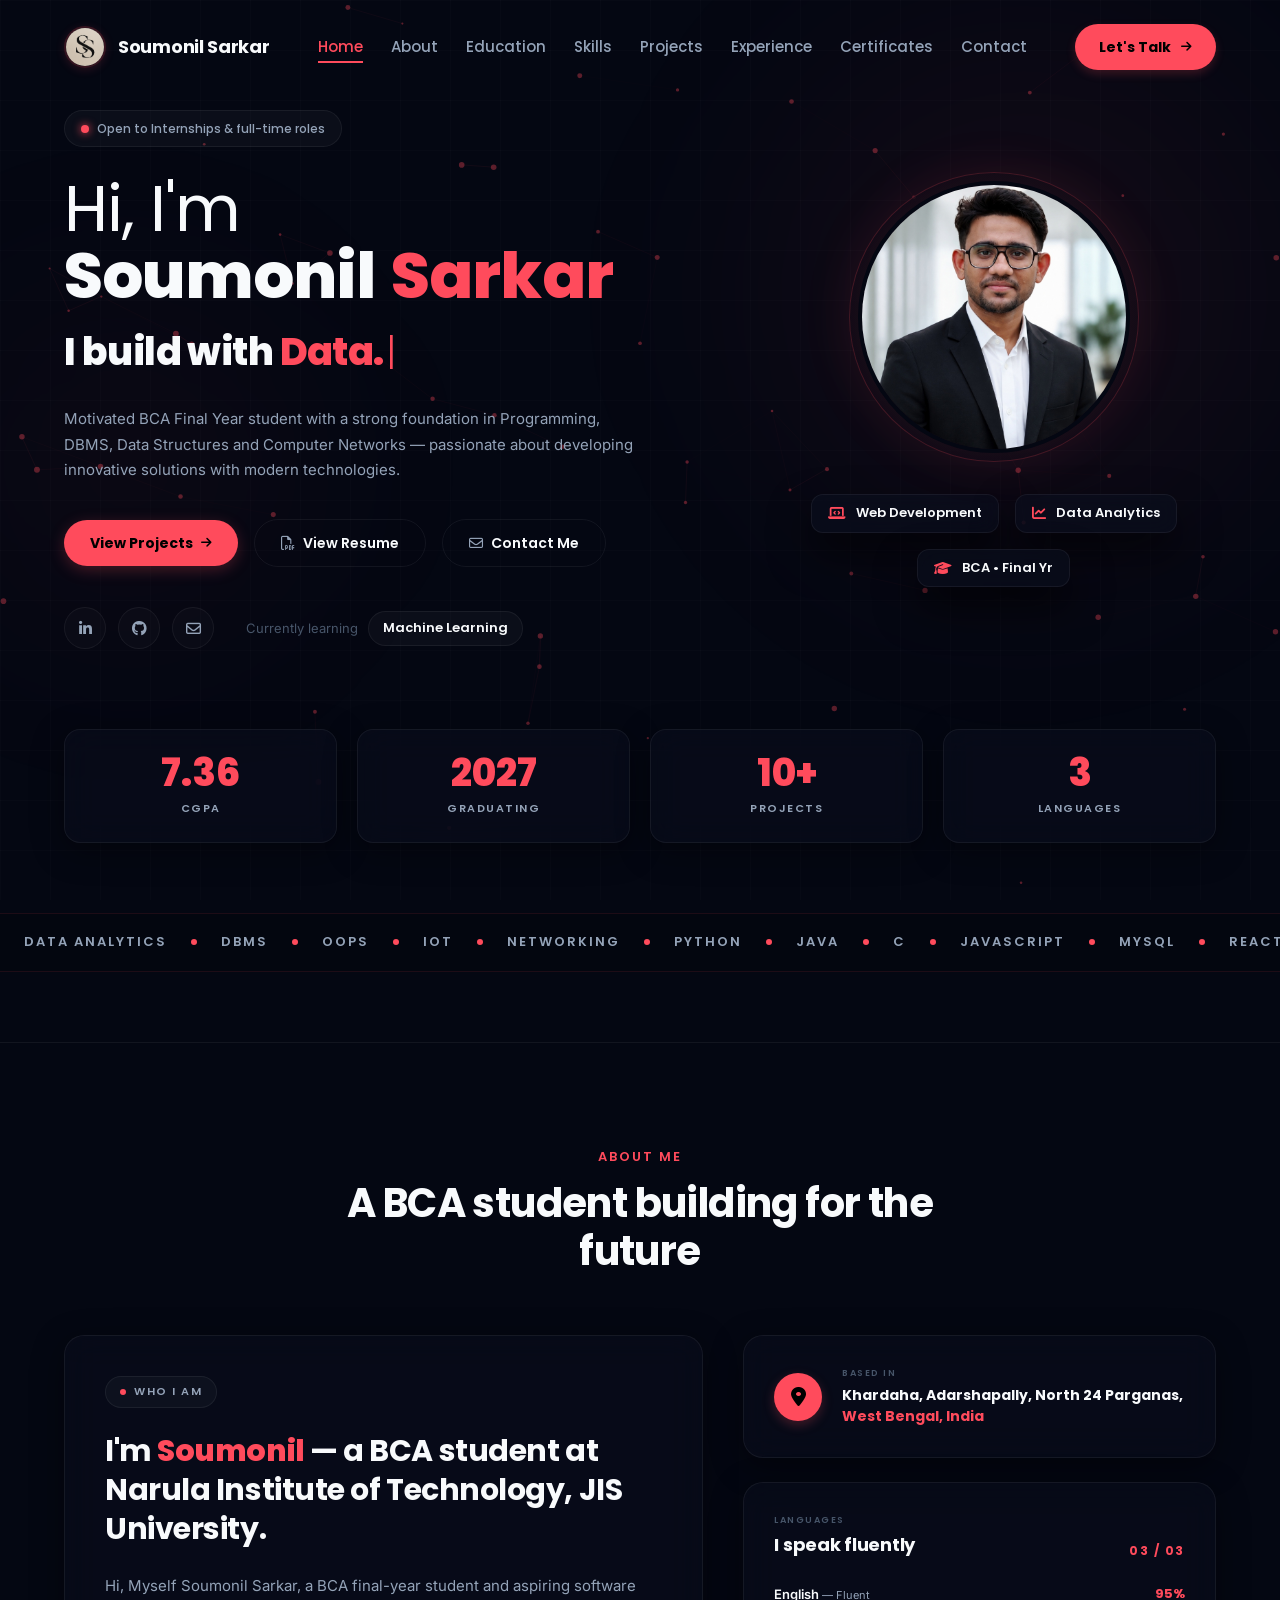
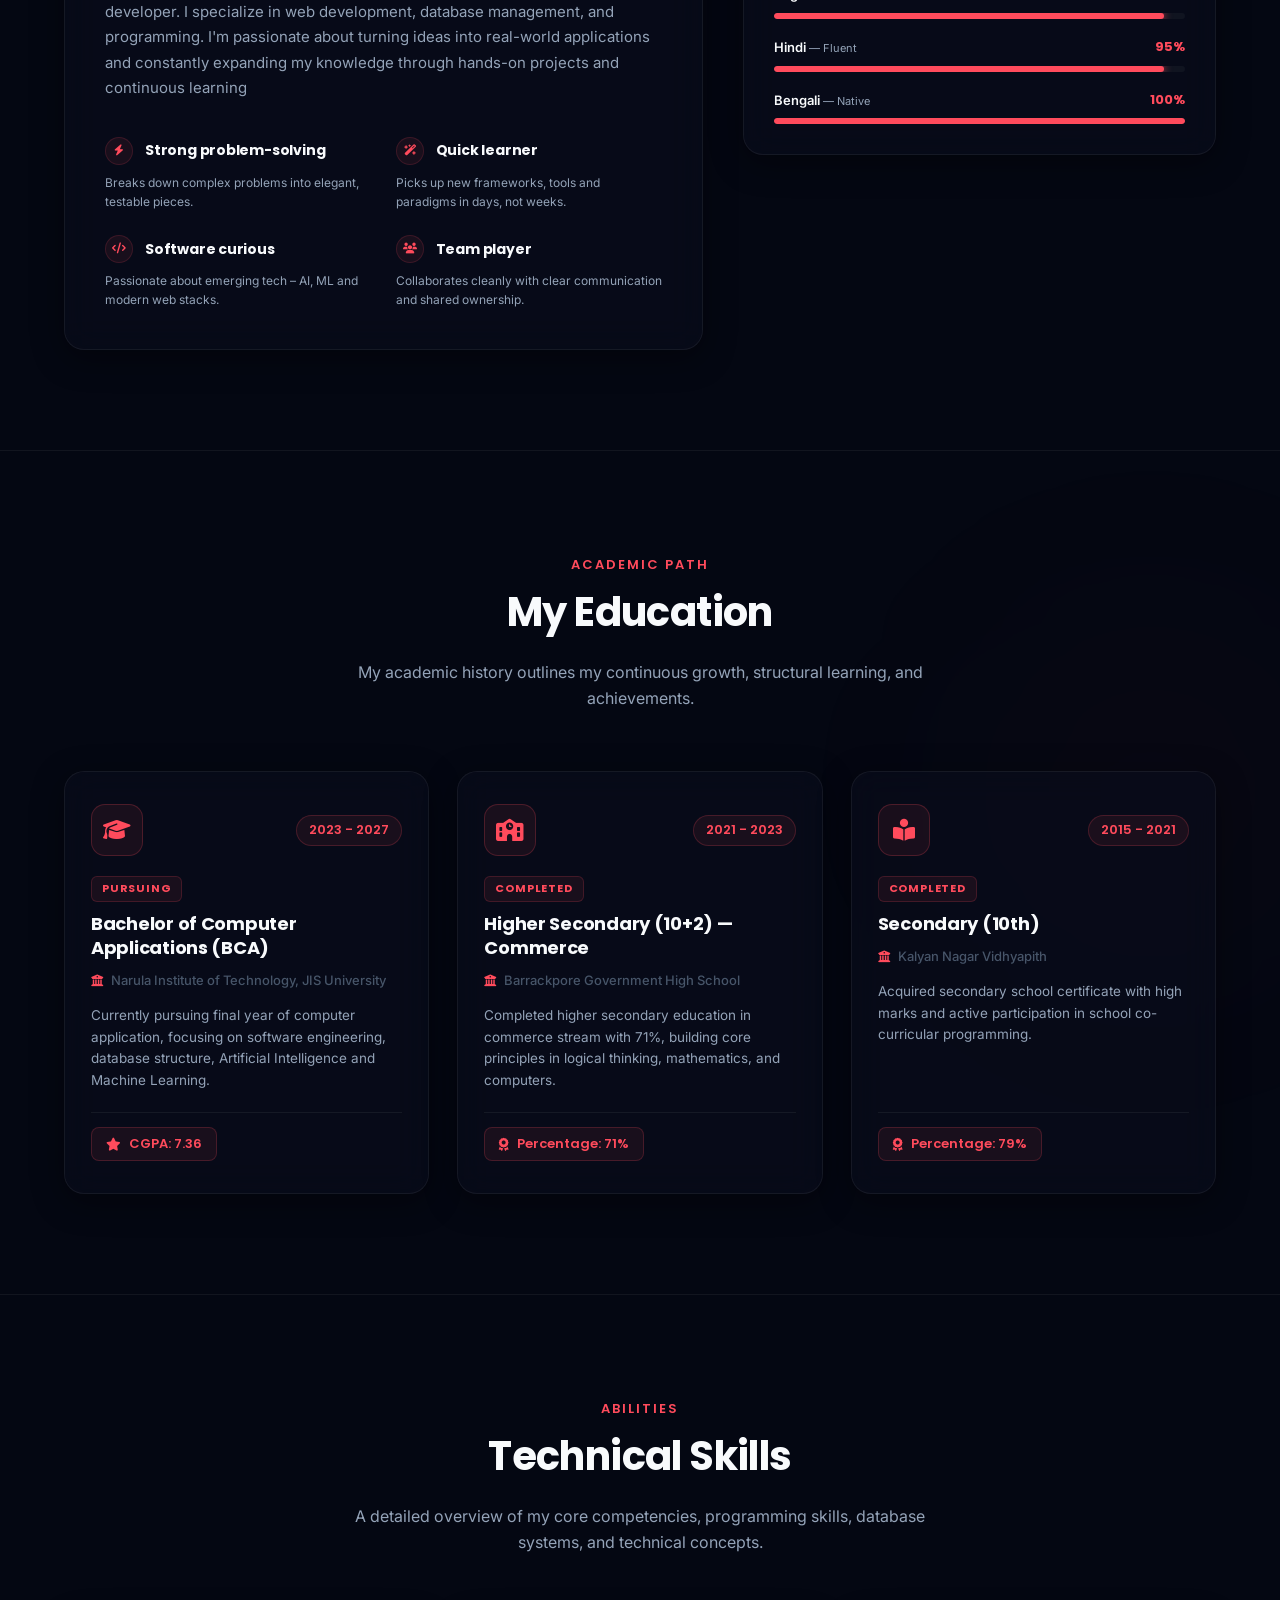
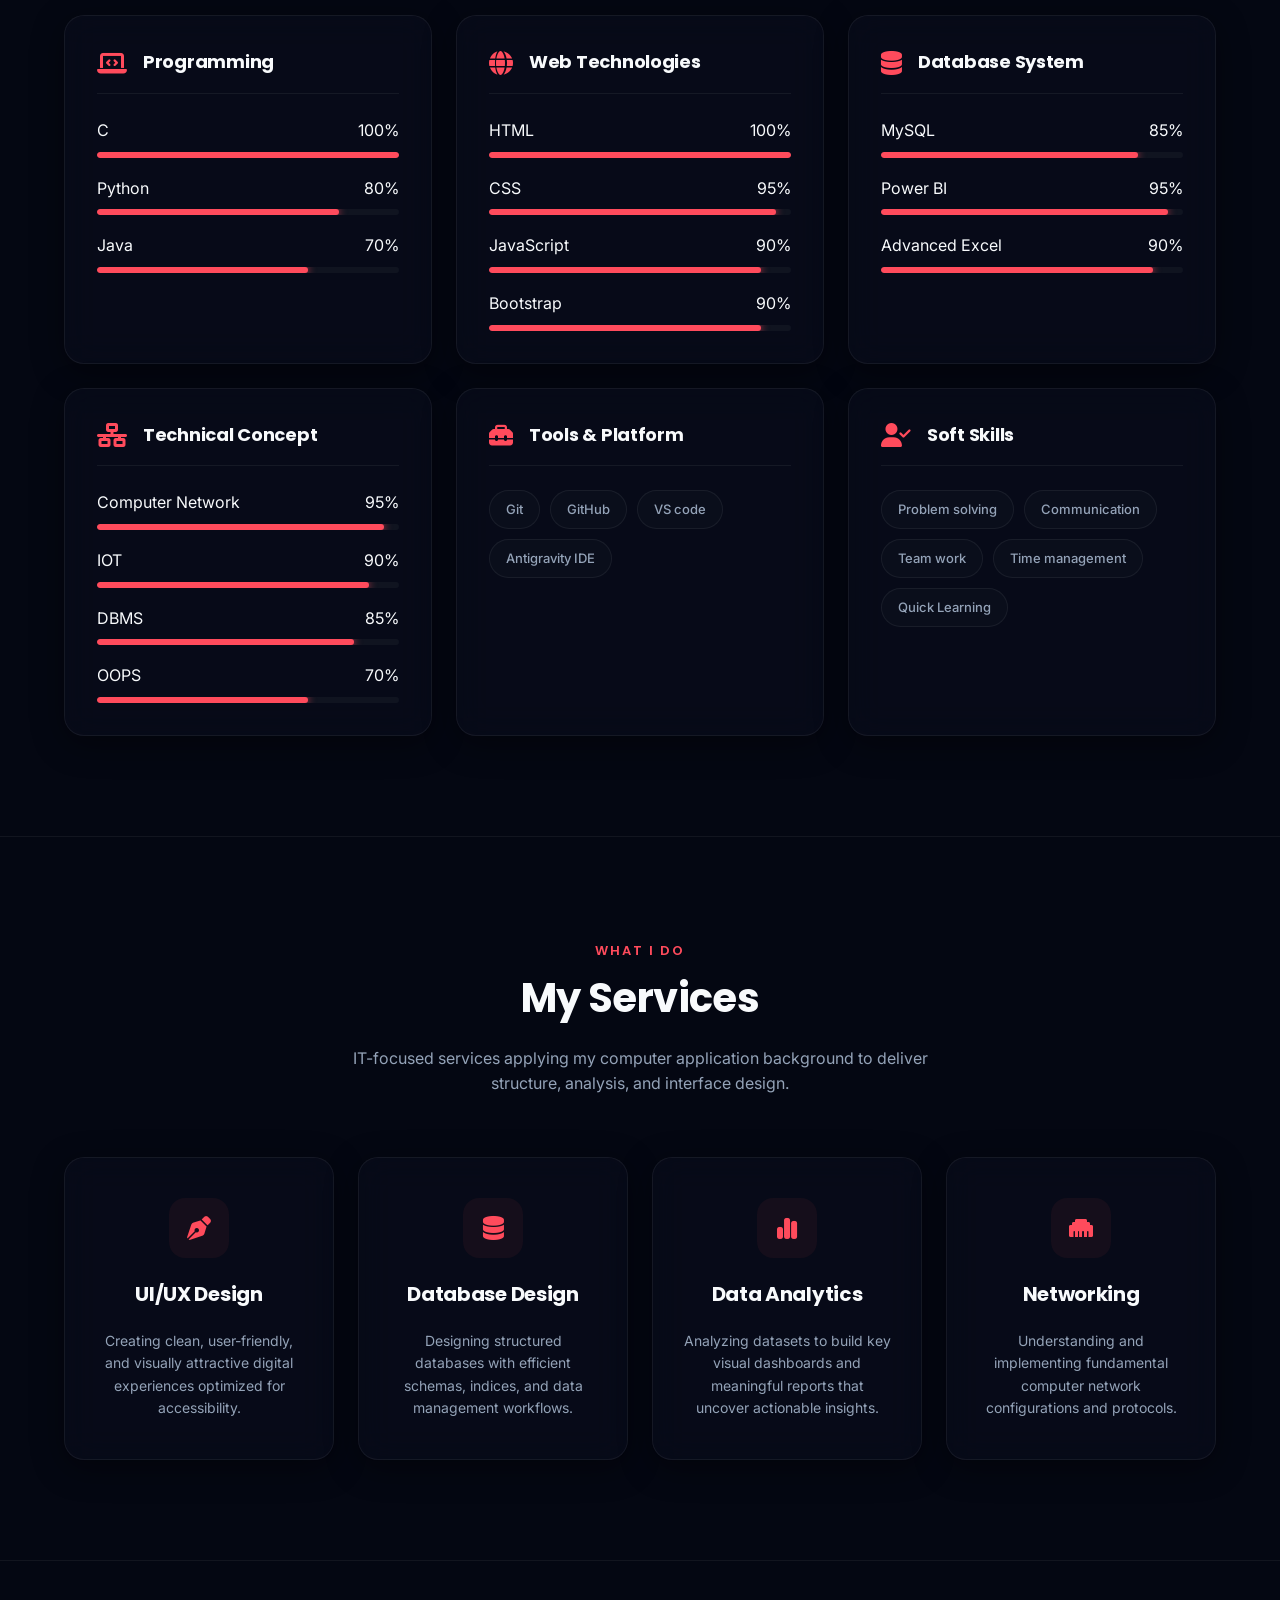
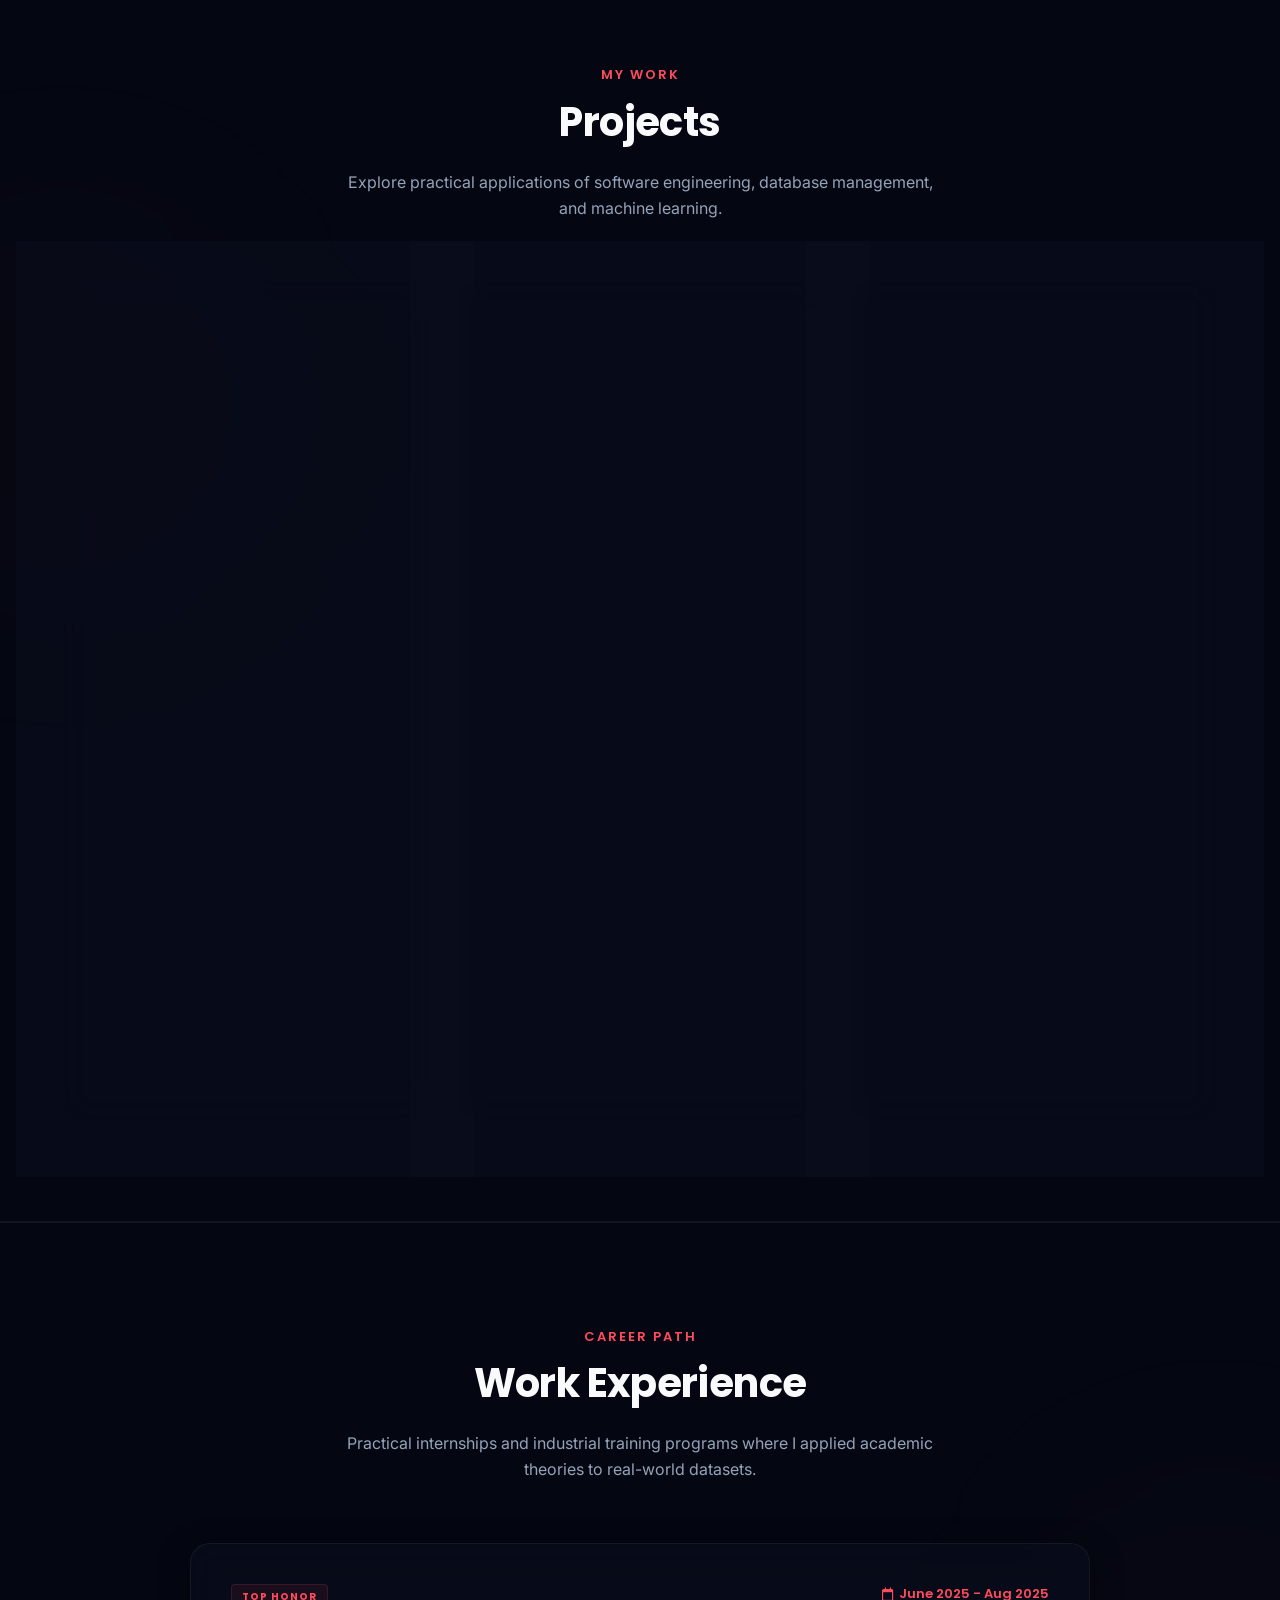
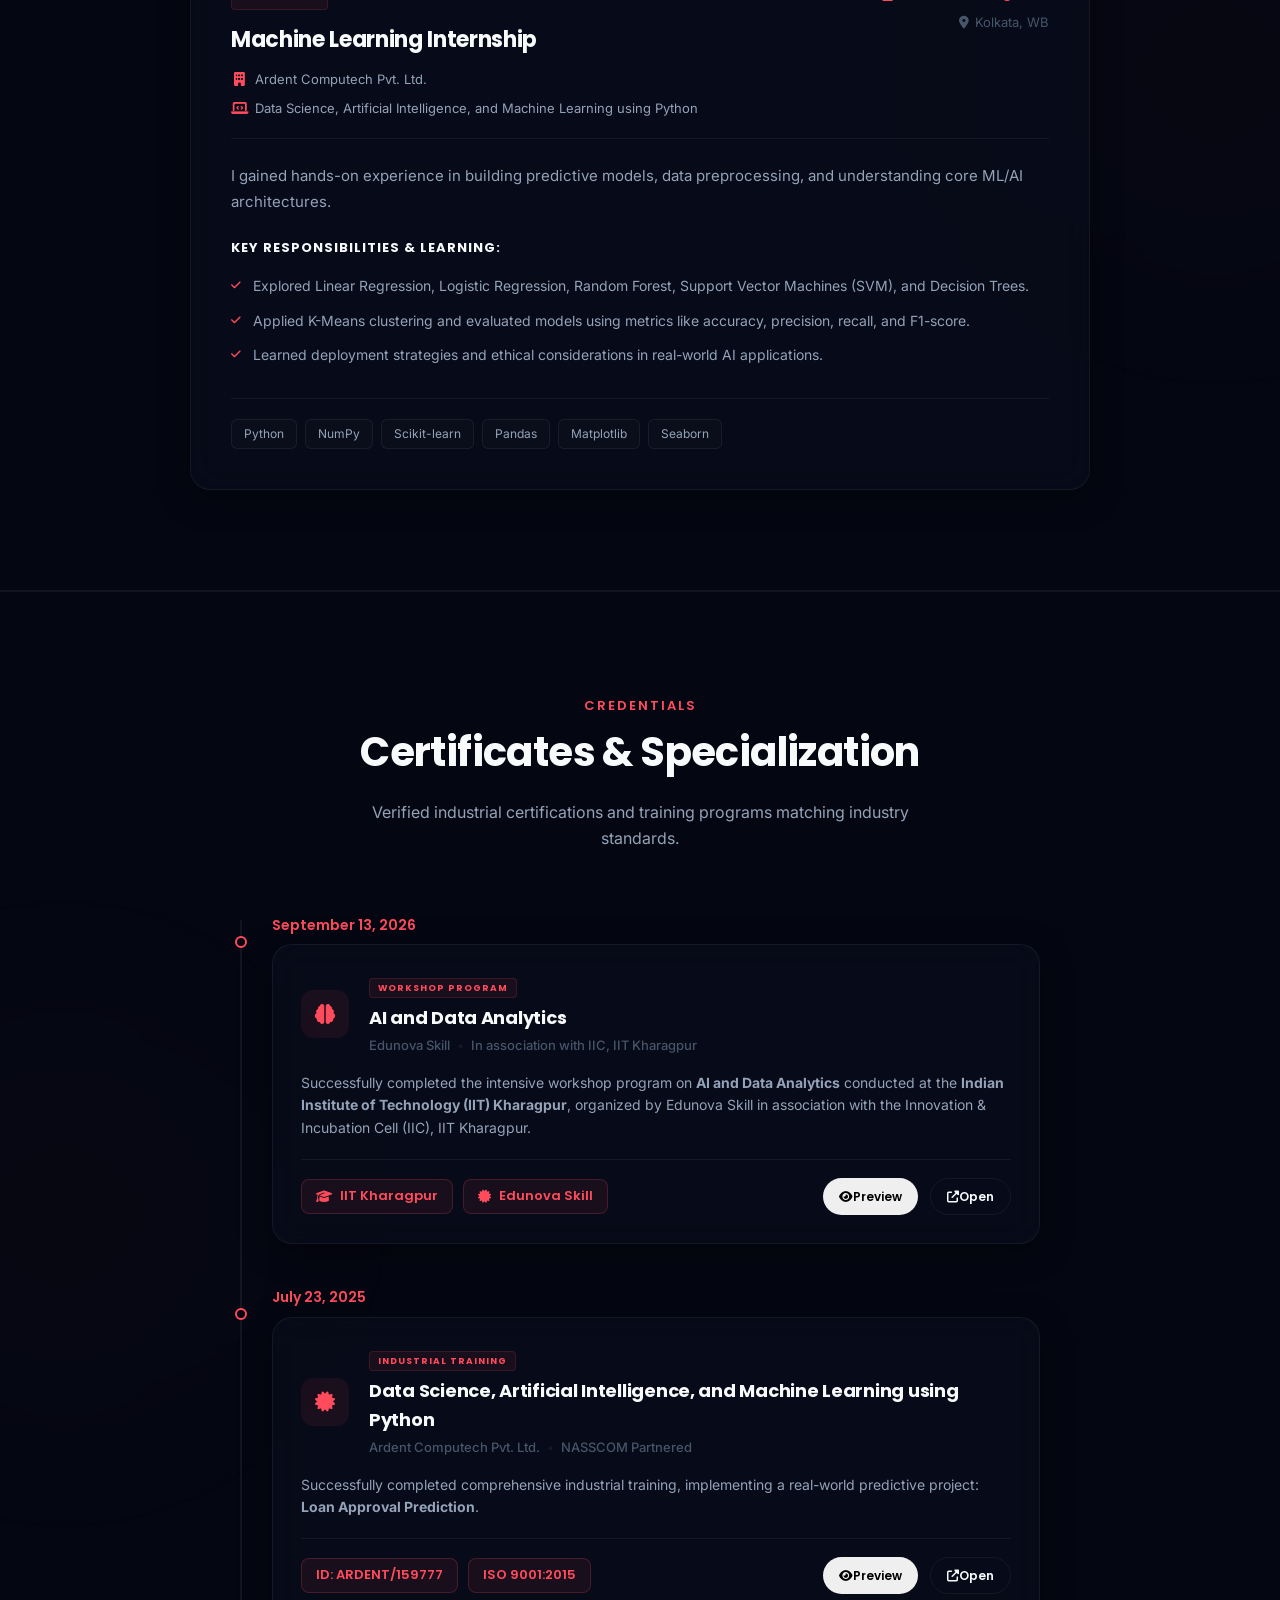
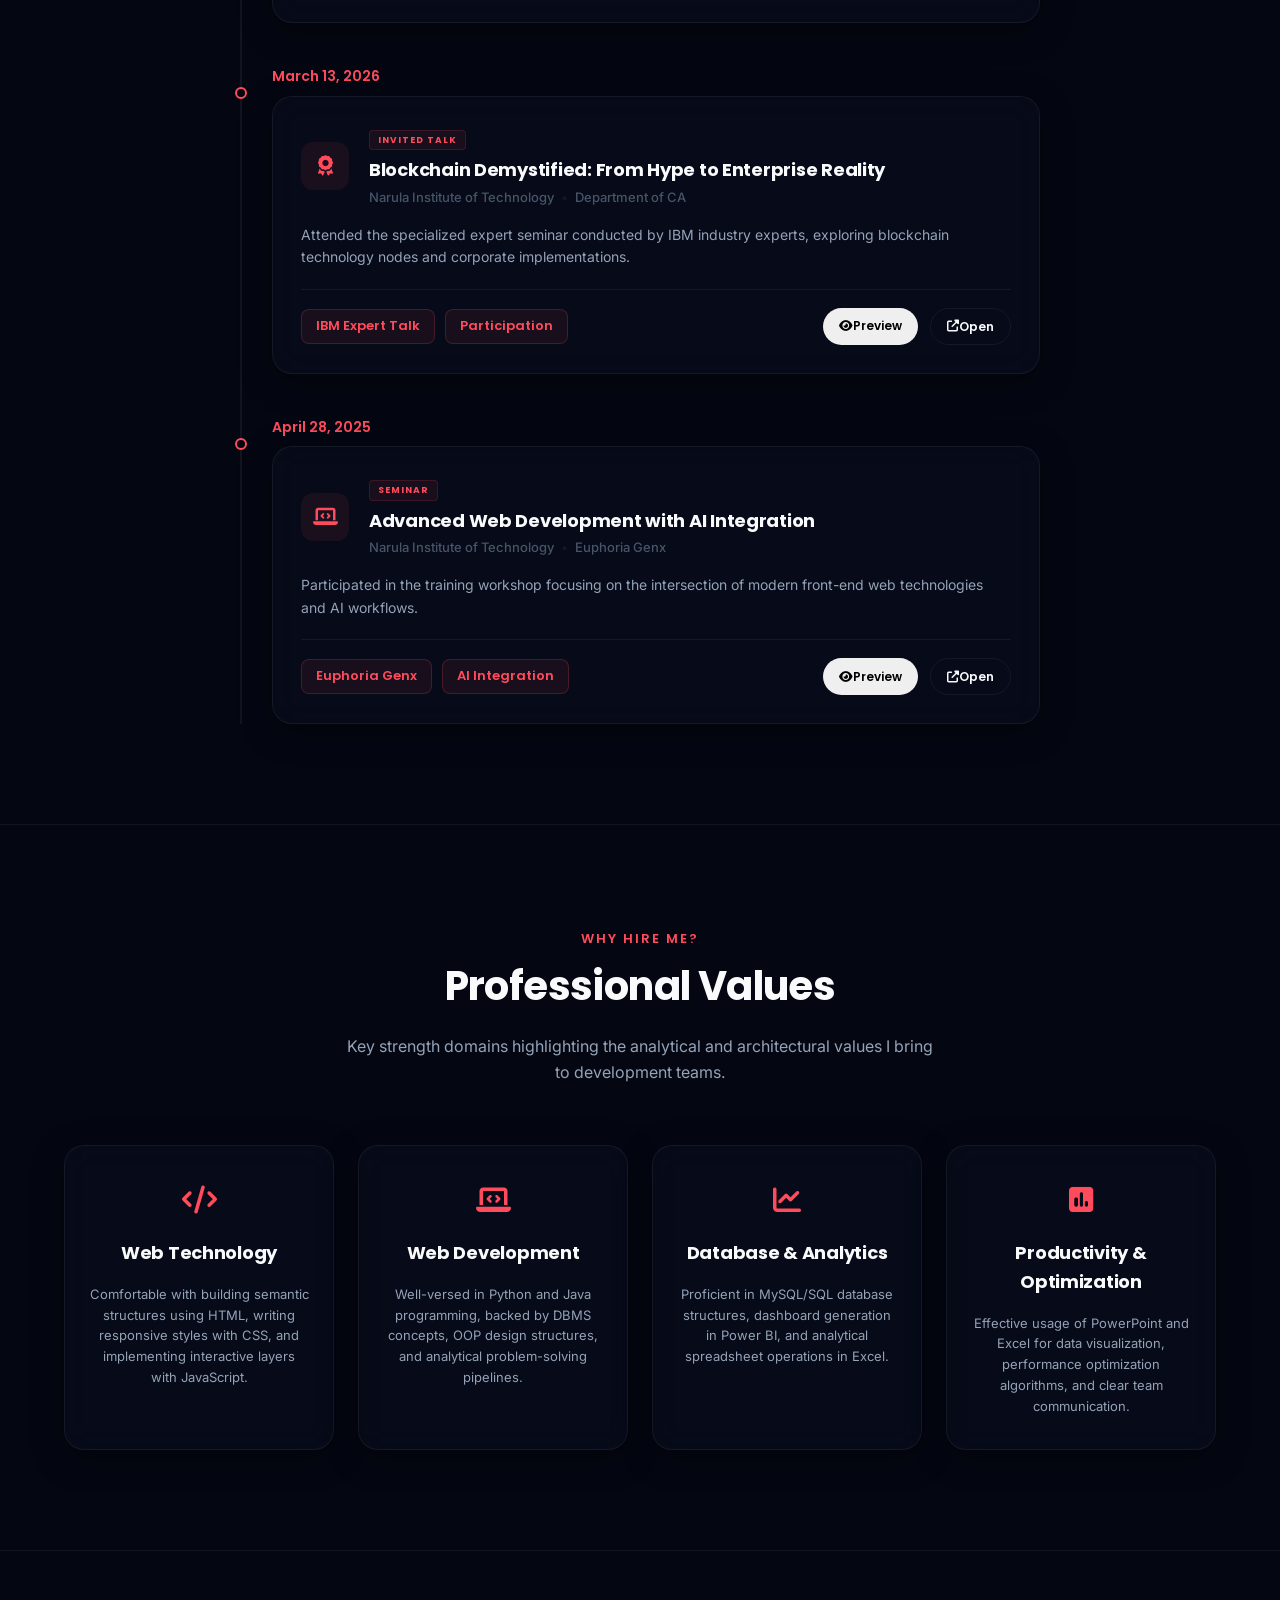
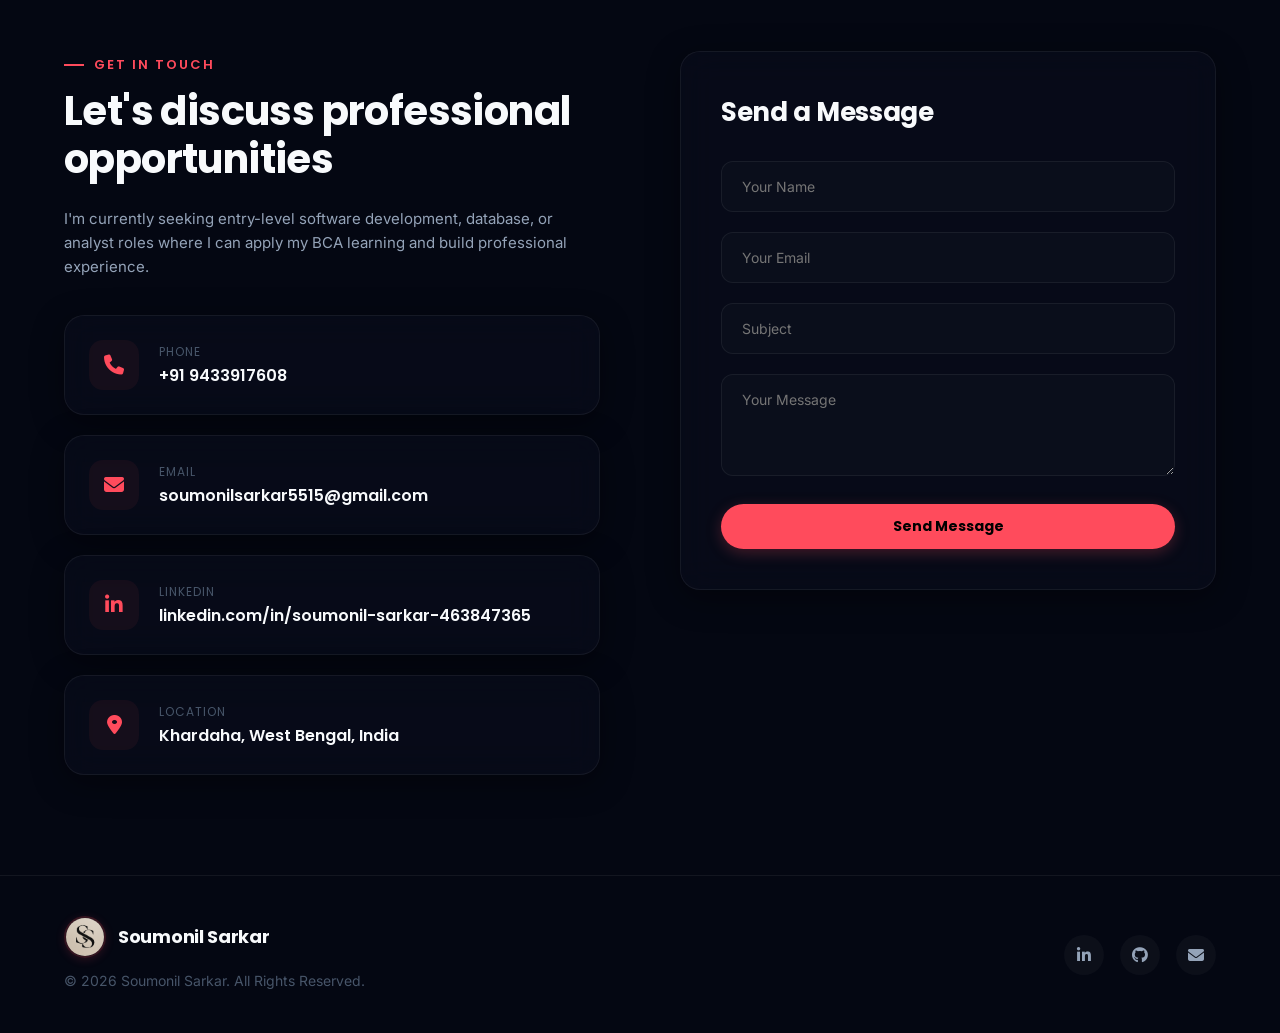
<file: index.html>
<!DOCTYPE html>
<html lang="en">

<head>
    <meta charset="UTF-8">
    <meta name="viewport" content="width=device-width, initial-scale=1.0">
    <title>Soumonil Sarkar | Portfolio - BCA Student & Aspiring Developer</title>
    <!-- SEO Meta Tags -->
    <meta name="description"
        content="Portfolio of Soumonil Sarkar, a motivated BCA student at Narula Institute of Technology, specializing in Software Development, DBMS, Web Development, and Data Analytics.">
    <meta name="keywords"
        content="Soumonil Sarkar, Soumonil, Sarkar, BCA student, software developer, database design, data analytics, Narula Institute of Technology, Khardaha, West Bengal">
    <meta name="author" content="Soumonil Sarkar">

    <!-- Google Fonts -->
    <link rel="preconnect" href="https://fonts.googleapis.com">
    <link rel="preconnect" href="https://fonts.gstatic.com" crossorigin>
    <link
        href="https://fonts.googleapis.com/css2?family=Inter:wght@300;400;500;600;700&family=Poppins:wght@300;400;500;600;700;800&display=swap"
        rel="stylesheet">

    <!-- FontAwesome for Icons -->
    <link rel="stylesheet" href="https://cdnjs.cloudflare.com/ajax/libs/font-awesome/6.4.0/css/all.min.css">

    <!-- Custom CSS -->
    <link rel="stylesheet" href="index.css">
</head>

<body>
    <!-- Simple & Elegant Preloader -->
    <div class="preloader" id="preloader">
        <div class="preloader-content">
            <div class="preloader-brand">
                <div class="preloader-spinner-wrapper">
                    <div class="preloader-ring"></div>
                    <img src="logo.png" alt="Soumonil Sarkar Logo" class="preloader-logo">
                </div>
                <h2 class="preloader-title">Soumonil <span class="name-red">Sarkar</span></h2>
            </div>
            <div class="preloader-progress-container">
                <div class="preloader-bar">
                    <div class="preloader-fill" id="preloader-progress"></div>
                </div>
                <span class="preloader-counter" id="preloader-counter">0%</span>
            </div>
        </div>
    </div>

    <!-- Canvas Background for Tech Particles -->
    <canvas id="bg-canvas"></canvas>

    <!-- Header / Navbar -->
    <header class="main-header" id="header">
        <div class="container header-container">
            <a href="#" class="logo" id="nav-logo">
                <img src="logo.png" alt="SS Logo" class="logo-img">
                <span class="logo-text">Soumonil Sarkar</span>
            </a>

            <nav class="nav-menu" id="nav-menu">
                <ul>
                    <li><a href="#home" class="nav-link active">Home</a></li>
                    <li><a href="#about" class="nav-link">About</a></li>
                    <li><a href="#education" class="nav-link">Education</a></li>
                    <li><a href="#skills" class="nav-link">Skills</a></li>
                    <li><a href="#projects" class="nav-link">Projects</a></li>
                    <li><a href="#experience" class="nav-link">Experience</a></li>
                    <li><a href="#certifications" class="nav-link">Certificates</a></li>
                    <li><a href="#contact" class="nav-link">Contact</a></li>
                </ul>
            </nav>

            <a href="#contact" class="btn-talk" id="btn-talk">
                <span>Let's Talk</span>
                <i class="fa-solid fa-arrow-right"></i>
            </a>

            <button class="mobile-menu-toggle" id="mobile-menu-toggle" aria-label="Toggle Menu">
                <i class="fa-solid fa-bars-staggered"></i>
            </button>
        </div>
    </header>

    <!-- Mobile Navigation Drawer -->
    <div class="mobile-nav" id="mobile-nav">
        <button class="mobile-nav-close" id="mobile-nav-close">&times;</button>
        <ul>
            <li><a href="#home" class="mobile-link">Home</a></li>
            <li><a href="#about" class="mobile-link">About</a></li>
            <li><a href="#education" class="mobile-link">Education</a></li>
            <li><a href="#skills" class="mobile-link">Skills</a></li>
            <li><a href="#projects" class="mobile-link">Projects</a></li>
            <li><a href="#experience" class="mobile-link">Experience</a></li>
            <li><a href="#certifications" class="mobile-link">Certificates</a></li>
            <li><a href="#contact" class="mobile-link">Contact</a></li>
        </ul>
    </div>

    <!-- Main Content -->
    <main>

        <!-- Hero Section -->
        <section class="hero-section" id="home">
            <div class="container hero-container">
                <div class="hero-content">
                    <div class="hero-status-badge">
                        <span class="status-dot"></span>
                        <span class="status-text">Open to Internships & full-time roles</span>
                    </div>

                    <h1 class="hero-title">
                        Hi, I'm <br>
                        <span class="name-bold">Soumonil</span> <span class="name-red">Sarkar</span>
                    </h1>
                    <h2 class="hero-typewriter">
                        I build with <span class="typewriter-text" id="typewriter">Data.</span><span
                            class="typewriter-cursor">|</span>
                    </h2>

                    <p class="hero-desc">
                        Motivated BCA Final Year student with a strong foundation in Programming, DBMS, Data Structures
                        and Computer Networks — passionate about developing innovative solutions with modern
                        technologies.
                    </p>

                    <div class="hero-actions">
                        <a href="#projects" class="btn btn-primary" id="btn-portfolio-hero">
                            <span>View Projects</span>
                            <i class="fa-solid fa-arrow-right arrow-icon"></i>
                        </a>
                        <a href="resume.pdf" target="_blank" class="btn btn-outline" id="btn-resume-hero" onclick="openCertModal('resume.pdf', 'Soumonil Sarkar - Resume'); return false;">
                            <i class="fa-regular fa-file-pdf btn-icon"></i>
                            <span>View Resume</span>
                        </a>
                        <a href="#contact" class="btn btn-outline" id="btn-contact-hero">
                            <i class="fa-regular fa-envelope btn-icon"></i>
                            <span>Contact Me</span>
                        </a>
                    </div>

                    <!-- Social Icons and Currently Learning Status -->
                    <div class="hero-footer-status">
                        <div class="hero-social-icons">
                            <a href="https://www.linkedin.com/in/soumonil-sarkar-463847365" target="_blank"
                                aria-label="LinkedIn" class="social-icon-btn"><i
                                    class="fa-brands fa-linkedin-in"></i></a>
                            <a href="https://github.com/sarkarsoumonil2005-hub" target="_blank" aria-label="GitHub" class="social-icon-btn"><i
                                    class="fa-brands fa-github"></i></a>
                            <a href="mailto:soumonilsarkar5515@gmail.com" aria-label="Email" class="social-icon-btn"><i
                                    class="fa-regular fa-envelope"></i></a>
                        </div>
                        <div class="learning-status">
                            <span class="learning-label">Currently learning</span>
                            <span class="learning-bubble">Machine Learning</span>
                        </div>
                    </div>
                </div>

                <!-- Orbit Image Section -->
                <div class="hero-image-container">
                    <div class="orbit-system">
                        <!-- Central Circular Portrait Mask -->
                        <div class="profile-circular-mask">
                            <img src="soumonil_hero.jpg" alt="Soumonil Sarkar - BCA Student" class="hero-avatar">
                        </div>
                    </div>

                    <!-- Tags Row below the circular portrait -->
                    <div class="hero-tags-row">
                        <div class="profile-badge">
                            <i class="fa-solid fa-laptop-code"></i>
                            <span>Web Development</span>
                        </div>
                        <div class="profile-badge">
                            <i class="fa-solid fa-chart-line"></i>
                            <span>Data Analytics</span>
                        </div>
                        <div class="profile-badge">
                            <i class="fa-solid fa-graduation-cap"></i>
                            <span>BCA &bull; Final Yr</span>
                        </div>
                    </div>
                </div>
            </div>

            <!-- Stats Bar Row (inside Hero) -->
            <div class="container hero-stats-container">
                <div class="hero-stats-grid">
                    <div class="hero-stat-card glass-card">
                        <span class="stat-val">7.36</span>
                        <span class="stat-lbl">CGPA</span>
                    </div>
                    <div class="hero-stat-card glass-card">
                        <span class="stat-val">2027</span>
                        <span class="stat-lbl">GRADUATING</span>
                    </div>
                    <div class="hero-stat-card glass-card">
                        <span class="stat-val">10+</span>
                        <span class="stat-lbl">PROJECTS</span>
                    </div>
                    <div class="hero-stat-card glass-card">
                        <span class="stat-val">3</span>
                        <span class="stat-lbl">LANGUAGES</span>
                    </div>
                </div>
            </div>

            <!-- Skills Infinite Ticker Marquee Banner -->
            <div class="ticker-banner">
                <div class="ticker-track">
                    <div class="ticker-content">
                        <span>DATA ANALYTICS</span> <span class="bullet"></span>
                        <span>DBMS</span> <span class="bullet"></span>
                        <span>OOPS</span> <span class="bullet"></span>
                        <span>IOT</span> <span class="bullet"></span>
                        <span>NETWORKING</span> <span class="bullet"></span>
                        <span>PYTHON</span> <span class="bullet"></span>
                        <span>JAVA</span> <span class="bullet"></span>
                        <span>C</span> <span class="bullet"></span>
                        <span>JAVASCRIPT</span> <span class="bullet"></span>
                        <span>MYSQL</span> <span class="bullet"></span>
                        <span>REACT</span> <span class="bullet"></span>
                        <span>MACHINE LEARNING</span> <span class="bullet"></span>
                    </div>
                    <!-- Duplicate to create seamless loop -->
                    <div class="ticker-content">
                        <span>DATA ANALYTICS</span> <span class="bullet"></span>
                        <span>DBMS</span> <span class="bullet"></span>
                        <span>OOPS</span> <span class="bullet"></span>
                        <span>IOT</span> <span class="bullet"></span>
                        <span>NETWORKING</span> <span class="bullet"></span>
                        <span>PYTHON</span> <span class="bullet"></span>
                        <span>JAVA</span> <span class="bullet"></span>
                        <span>C</span> <span class="bullet"></span>
                        <span>JAVASCRIPT</span> <span class="bullet"></span>
                        <span>MYSQL</span> <span class="bullet"></span>
                        <span>REACT</span> <span class="bullet"></span>
                        <span>MACHINE LEARNING</span> <span class="bullet"></span>
                    </div>
                </div>
            </div>
        </section>

        <!-- About Me Section -->
        <section class="about-section" id="about">
            <div class="container">
                <div class="section-header-center">
                    <span class="section-subtitle">ABOUT ME</span>
                    <h2 class="section-title">A BCA student building for the future</h2>
                </div>

                <div class="about-container">
                    <!-- Left Column: Bio & Highlights Card -->
                    <div class="about-card-left glass-card">
                        <div class="about-badge">
                            <span class="about-badge-dot"></span>
                            <span class="about-badge-text">WHO I AM</span>
                        </div>

                        <h3 class="about-heading-large">
                            I'm <span class="name-red">Soumonil</span> — a BCA student at Narula Institute of
                            Technology, JIS University.
                        </h3>

                        <p class="about-desc-para">
                            Hi, Myself Soumonil Sarkar, a BCA final-year student and aspiring software developer. I
                            specialize in web development, database management, and programming. I'm passionate about
                            turning ideas into real-world applications and constantly expanding my knowledge through
                            hands-on projects and continuous learning
                        </p>

                        <div class="about-highlights-grid">
                            <div class="about-highlight-card">
                                <div class="highlight-header">
                                    <div class="highlight-circle-icon"><i class="fa-solid fa-bolt"></i></div>
                                    <h4>Strong problem-solving</h4>
                                </div>
                                <p>Breaks down complex problems into elegant, testable pieces.</p>
                            </div>

                            <div class="about-highlight-card">
                                <div class="highlight-header">
                                    <div class="highlight-circle-icon"><i class="fa-solid fa-wand-magic-sparkles"></i>
                                    </div>
                                    <h4>Quick learner</h4>
                                </div>
                                <p>Picks up new frameworks, tools and paradigms in days, not weeks.</p>
                            </div>

                            <div class="about-highlight-card">
                                <div class="highlight-header">
                                    <div class="highlight-circle-icon"><i class="fa-solid fa-code"></i></div>
                                    <h4>Software curious</h4>
                                </div>
                                <p>Passionate about emerging tech – AI, ML and modern web stacks.</p>
                            </div>

                            <div class="about-highlight-card">
                                <div class="highlight-header">
                                    <div class="highlight-circle-icon"><i class="fa-solid fa-users"></i></div>
                                    <h4>Team player</h4>
                                </div>
                                <p>Collaborates cleanly with clear communication and shared ownership.</p>
                            </div>
                        </div>
                    </div>

                    <!-- Right Column: Location & Languages Stack -->
                    <div class="about-card-right-stack">
                        <!-- Location Card -->
                        <div class="about-location-card glass-card">
                            <div class="location-circle-icon"><i class="fa-solid fa-location-dot"></i></div>
                            <div class="location-details">
                                <span class="location-lbl">BASED IN</span>
                                <p class="location-val">Khardaha, Adarshapally, North 24 Parganas, <span
                                        class="highlight-red">West Bengal, India</span></p>
                            </div>
                        </div>

                        <!-- Languages Card -->
                        <div class="about-languages-card glass-card">
                            <div class="lang-card-header">
                                <div class="lang-card-title">
                                    <span class="lang-lbl">LANGUAGES</span>
                                    <h3>I speak fluently</h3>
                                </div>
                                <span class="lang-count">03 / 03</span>
                            </div>

                            <div class="lang-progress-list">
                                <div class="lang-progress-item">
                                    <div class="lang-progress-info">
                                        <span class="lang-progress-name">English <span class="lang-level">—
                                                Fluent</span></span>
                                        <span class="lang-progress-percentage">95%</span>
                                    </div>
                                    <div class="lang-progress-track">
                                        <div class="lang-progress-fill" style="width: 95%;"></div>
                                    </div>
                                </div>

                                <div class="lang-progress-item">
                                    <div class="lang-progress-info">
                                        <span class="lang-progress-name">Hindi <span class="lang-level">—
                                                Fluent</span></span>
                                        <span class="lang-progress-percentage">95%</span>
                                    </div>
                                    <div class="lang-progress-track">
                                        <div class="lang-progress-fill" style="width: 95%;"></div>
                                    </div>
                                </div>

                                <div class="lang-progress-item">
                                    <div class="lang-progress-info">
                                        <span class="lang-progress-name">Bengali <span class="lang-level">—
                                                Native</span></span>
                                        <span class="lang-progress-percentage">100%</span>
                                    </div>
                                    <div class="lang-progress-track">
                                        <div class="lang-progress-fill" style="width: 100%;"></div>
                                    </div>
                                </div>
                            </div>
                        </div>
                    </div>
                </div>
            </div>
        </section>

        <!-- Education Section -->
        <section class="education-section" id="education">
            <div class="container">
                <div class="section-header-center">
                    <span class="section-subtitle">Academic Path</span>
                    <h2 class="section-title">My Education</h2>
                    <p class="section-desc">My academic history outlines my continuous growth, structural learning, and
                        achievements.</p>
                </div>

                <div class="education-grid">
                    <!-- Box 1 -->
                    <div class="education-card glass-card">
                        <div class="edu-card-top">
                            <div class="edu-card-icon">
                                <i class="fa-solid fa-graduation-cap"></i>
                            </div>
                            <span class="edu-status-badge">2023 - 2027</span>
                        </div>
                        <div class="edu-card-body">
                            <span class="edu-tag-pill">Pursuing</span>
                            <h3 class="edu-degree">Bachelor of Computer Applications (BCA)</h3>
                            <span class="edu-inst"><i class="fa-solid fa-building-columns"></i> Narula Institute of Technology, JIS University</span>
                            <p class="edu-details">Currently pursuing final year of computer application, focusing on software engineering, database structure, Artificial Intelligence and Machine Learning.</p>
                        </div>
                        <div class="edu-card-footer">
                            <div class="score-badge"><i class="fa-solid fa-star"></i> CGPA: 7.36</div>
                        </div>
                    </div>

                    <!-- Box 2 -->
                    <div class="education-card glass-card">
                        <div class="edu-card-top">
                            <div class="edu-card-icon">
                                <i class="fa-solid fa-school"></i>
                            </div>
                            <span class="edu-status-badge">2021 - 2023</span>
                        </div>
                        <div class="edu-card-body">
                            <span class="edu-tag-pill">Completed</span>
                            <h3 class="edu-degree">Higher Secondary (10+2) — Commerce</h3>
                            <span class="edu-inst"><i class="fa-solid fa-building-columns"></i> Barrackpore Government High School</span>
                            <p class="edu-details">Completed higher secondary education in commerce stream with 71%, building core principles in logical thinking, mathematics, and computers.</p>
                        </div>
                        <div class="edu-card-footer">
                            <div class="score-badge"><i class="fa-solid fa-award"></i> Percentage: 71%</div>
                        </div>
                    </div>

                    <!-- Box 3 -->
                    <div class="education-card glass-card">
                        <div class="edu-card-top">
                            <div class="edu-card-icon">
                                <i class="fa-solid fa-book-open-reader"></i>
                            </div>
                            <span class="edu-status-badge">2015 - 2021</span>
                        </div>
                        <div class="edu-card-body">
                            <span class="edu-tag-pill">Completed</span>
                            <h3 class="edu-degree">Secondary (10th)</h3>
                            <span class="edu-inst"><i class="fa-solid fa-building-columns"></i> Kalyan Nagar Vidhyapith</span>
                            <p class="edu-details">Acquired secondary school certificate with high marks and active participation in school co-curricular programming.</p>
                        </div>
                        <div class="edu-card-footer">
                            <div class="score-badge"><i class="fa-solid fa-award"></i> Percentage: 79%</div>
                        </div>
                    </div>
                </div>
            </div>
        </section>

        <!-- Skills Section -->
        <section class="skills-section" id="skills">
            <div class="container">
                <div class="section-header-center">
                    <span class="section-subtitle">Abilities</span>
                    <h2 class="section-title">Technical Skills</h2>
                    <p class="section-desc">A detailed overview of my core competencies, programming skills, database
                        systems, and technical concepts.</p>
                </div>

                <div class="skills-grid">
                    <!-- Programming -->
                    <div class="skill-category glass-card">
                        <div class="skill-cat-header">
                            <i class="fa-solid fa-laptop-code"></i>
                            <h3>Programming</h3>
                        </div>
                        <div class="skill-progress-list">
                            <div class="skill-progress-item">
                                <div class="skill-progress-info">
                                    <span class="skill-name">C</span>
                                    <span class="skill-percentage">100%</span>
                                </div>
                                <div class="skill-progress-track">
                                    <div class="skill-progress-fill" style="width: 100%;"></div>
                                </div>
                            </div>
                            <div class="skill-progress-item">
                                <div class="skill-progress-info">
                                    <span class="skill-name">Python</span>
                                    <span class="skill-percentage">80%</span>
                                </div>
                                <div class="skill-progress-track">
                                    <div class="skill-progress-fill" style="width: 80%;"></div>
                                </div>
                            </div>
                            <div class="skill-progress-item">
                                <div class="skill-progress-info">
                                    <span class="skill-name">Java</span>
                                    <span class="skill-percentage">70%</span>
                                </div>
                                <div class="skill-progress-track">
                                    <div class="skill-progress-fill" style="width: 70%;"></div>
                                </div>
                            </div>
                        </div>
                    </div>

                    <!-- Web Tech -->
                    <div class="skill-category glass-card">
                        <div class="skill-cat-header">
                            <i class="fa-solid fa-globe"></i>
                            <h3>Web Technologies</h3>
                        </div>
                        <div class="skill-progress-list">
                            <div class="skill-progress-item">
                                <div class="skill-progress-info">
                                    <span class="skill-name">HTML</span>
                                    <span class="skill-percentage">100%</span>
                                </div>
                                <div class="skill-progress-track">
                                    <div class="skill-progress-fill" style="width: 100%;"></div>
                                </div>
                            </div>
                            <div class="skill-progress-item">
                                <div class="skill-progress-info">
                                    <span class="skill-name">CSS</span>
                                    <span class="skill-percentage">95%</span>
                                </div>
                                <div class="skill-progress-track">
                                    <div class="skill-progress-fill" style="width: 95%;"></div>
                                </div>
                            </div>
                            <div class="skill-progress-item">
                                <div class="skill-progress-info">
                                    <span class="skill-name">JavaScript</span>
                                    <span class="skill-percentage">90%</span>
                                </div>
                                <div class="skill-progress-track">
                                    <div class="skill-progress-fill" style="width: 90%;"></div>
                                </div>
                            </div>
                            <div class="skill-progress-item">
                                <div class="skill-progress-info">
                                    <span class="skill-name">Bootstrap</span>
                                    <span class="skill-percentage">90%</span>
                                </div>
                                <div class="skill-progress-track">
                                    <div class="skill-progress-fill" style="width: 90%;"></div>
                                </div>
                            </div>
                        </div>
                    </div>

                    <!-- Databases -->
                    <div class="skill-category glass-card">
                        <div class="skill-cat-header">
                            <i class="fa-solid fa-database"></i>
                            <h3>Database System</h3>
                        </div>
                        <div class="skill-progress-list">

                            <div class="skill-progress-item">
                                <div class="skill-progress-info">
                                    <span class="skill-name">MySQL</span>
                                    <span class="skill-percentage">85%</span>
                                </div>
                                <div class="skill-progress-track">
                                    <div class="skill-progress-fill" style="width: 85%;"></div>
                                </div>
                            </div>
                            <div class="skill-progress-item">
                                <div class="skill-progress-info">
                                    <span class="skill-name">Power BI</span>
                                    <span class="skill-percentage">95%</span>
                                </div>
                                <div class="skill-progress-track">
                                    <div class="skill-progress-fill" style="width: 95%;"></div>
                                </div>
                            </div>
                                                    <div class="skill-progress-item">
                                <div class="skill-progress-info">
                                    <span class="skill-name">Advanced Excel</span>
                                    <span class="skill-percentage">90%</span>
                                </div>
                                <div class="skill-progress-track">
                                    <div class="skill-progress-fill" style="width: 90%;"></div>
                                </div>
                            </div>
                         </div>
                    </div>

                    <!-- Technical Concepts -->
                    <div class="skill-category glass-card">
                        <div class="skill-cat-header">
                            <i class="fa-solid fa-network-wired"></i>
                            <h3>Technical Concept</h3>
                        </div>
                        <div class="skill-progress-list">
                            <div class="skill-progress-item">
                                <div class="skill-progress-info">
                                    <span class="skill-name">Computer Network</span>
                                    <span class="skill-percentage">95%</span>
                                </div>
                                <div class="skill-progress-track">
                                    <div class="skill-progress-fill" style="width: 95%;"></div>
                                </div>
                            </div>
                            <div class="skill-progress-item">
                                <div class="skill-progress-info">
                                    <span class="skill-name">IOT</span>
                                    <span class="skill-percentage">90%</span>
                                </div>
                                <div class="skill-progress-track">
                                    <div class="skill-progress-fill" style="width: 90%;"></div>
                                </div>
                            </div>
                            <div class="skill-progress-item">
                                <div class="skill-progress-info">
                                    <span class="skill-name">DBMS</span>
                                    <span class="skill-percentage">85%</span>
                                </div>
                                <div class="skill-progress-track">
                                    <div class="skill-progress-fill" style="width: 85%;"></div>
                                </div>
                            </div>
                            <div class="skill-progress-item">
                                <div class="skill-progress-info">
                                    <span class="skill-name">OOPS</span>
                                    <span class="skill-percentage">70%</span>
                                </div>
                                <div class="skill-progress-track">
                                    <div class="skill-progress-fill" style="width: 70%;"></div>
                                </div>
                            </div>
                        </div>
                    </div>

                    <!-- Tools & Platform -->
                    <div class="skill-category glass-card">
                        <div class="skill-cat-header">
                            <i class="fa-solid fa-toolbox"></i>
                            <h3>Tools & Platform</h3>
                        </div>
                        <div class="skill-tags">
                            <span class="skill-tag">Git</span>
                            <span class="skill-tag">GitHub</span>
                            <span class="skill-tag">VS code</span>
                            <span class="skill-tag">Antigravity IDE</span>
                        </div>
                    </div>

                    <!-- Soft Skills -->
                    <div class="skill-category glass-card">
                        <div class="skill-cat-header">
                            <i class="fa-solid fa-user-check"></i>
                            <h3>Soft Skills</h3>
                        </div>
                        <div class="skill-tags">
                            <span class="skill-tag">Problem solving</span>
                            <span class="skill-tag">Communication</span>
                            <span class="skill-tag">Team work</span>
                            <span class="skill-tag">Time management</span>
                            <span class="skill-tag">Quick Learning</span>
                        </div>
                    </div>
                </div>
            </div>
        </section>

        <!-- Services Section -->
        <section class="services-section" id="services">
            <div class="container">
                <div class="section-header-center">
                    <span class="section-subtitle">What I Do</span>
                    <h2 class="section-title">My Services</h2>
                    <p class="section-desc">IT-focused services applying my computer application background to deliver
                        structure, analysis, and interface design.</p>
                </div>

                <div class="services-grid">
                    <!-- Service 1 -->
                    <div class="service-card glass-card">
                        <div class="service-icon-box">
                            <i class="fa-solid fa-pen-nib"></i>
                        </div>
                        <h3>UI/UX Design</h3>
                        <p>Creating clean, user-friendly, and visually attractive digital experiences optimized for
                            accessibility.</p>
                    </div>

                    <!-- Service 2 -->
                    <div class="service-card glass-card">
                        <div class="service-icon-box">
                            <i class="fa-solid fa-database"></i>
                        </div>
                        <h3>Database Design</h3>
                        <p>Designing structured databases with efficient schemas, indices, and data management
                            workflows.</p>
                    </div>

                    <!-- Service 3 -->
                    <div class="service-card glass-card">
                        <div class="service-icon-box">
                            <i class="fa-solid fa-chart-simple"></i>
                        </div>
                        <h3>Data Analytics</h3>
                        <p>Analyzing datasets to build key visual dashboards and meaningful reports that uncover
                            actionable insights.</p>
                    </div>

                    <!-- Service 4 -->
                    <div class="service-card glass-card">
                        <div class="service-icon-box">
                            <i class="fa-solid fa-ethernet"></i>
                        </div>
                        <h3>Networking</h3>
                        <p>Understanding and implementing fundamental computer network configurations and protocols.</p>
                    </div>
                </div>
            </div>
        </section>

        <!-- Projects Portfolio Section -->
        <section class="projects-section" id="projects">
            <div class="container">
                <div class="section-header-center">
                    <span class="section-subtitle">My Work</span>
                    <h2 class="section-title">Projects</h2>
                    <p class="section-desc">Explore practical applications of software engineering, database management,
                        and machine learning.</p>
                </div>

                <div class="projects-grid">
                    <!-- Project 1 -->
                    <div class="project-card glass-card">
                        <div class="project-content">
                            <span class="proj-badge">Machine Learning</span>
                            <h3>Loan Approval Prediction</h3>
                            <p class="proj-desc">A machine learning project that predicts whether a loan application
                                will be approved based on applicant features including income, education, employment
                                status, credit history, loan amount, and marital status.</p>

                            <h4 class="proj-sub-title">Key Features & Innovations:</h4>
                            <ul class="proj-features">
                                <li><i class="fa-solid fa-check"></i> High accuracy Random Forest prediction pipeline
                                </li>
                                <li><i class="fa-solid fa-check"></i> Interactive multi-step credit assessment form</li>
                                <li><i class="fa-solid fa-check"></i> Real-time feature importance visualization</li>
                                <li><i class="fa-solid fa-check"></i> Automated missing value & outlier handling</li>
                                <li><i class="fa-solid fa-check"></i> REST API endpoint for batch predictions</li>
                            </ul>

                            <div class="proj-tech-stack">
                                <span>Python</span>
                                <span>Pandas</span>
                                <span>Scikit-Learn</span>
                                <span>Machine Learning</span>
                                <span>Logistic Regression</span>
                                <span>Decision Tree</span>
                                <span>Random Forest</span>
                                <span>SVM</span>
                            </div>
                        </div>
                    </div>

                    <!-- Project 2 -->
                    <div class="project-card glass-card">
                        <div class="project-content">
                            <span class="proj-badge">Web Application</span>
                            <h3>To-Do List Web App</h3>
                            <p class="proj-desc">A responsive and user-friendly task-management web application designed to support task creation, editing, deletion, and completion tracking for organizing daily tasks and improving productivity.</p>

                            <h4 class="proj-sub-title">Key Features:</h4>
                            <ul class="proj-features">
                                <li><i class="fa-solid fa-check"></i> Interactive task creation, editing & removal</li>
                                <li><i class="fa-solid fa-check"></i> Real-time completion status and task filtering</li>
                                <li><i class="fa-solid fa-check"></i> Clean, responsive, and intuitive user interface</li>
                                <li><i class="fa-solid fa-check"></i> Fast and lightweight DOM manipulation</li>
                            </ul>

                            <div class="proj-tech-stack">
                                <span>HTML</span>
                                <span>CSS</span>
                                <span>JavaScript</span>
                            </div>
                        </div>
                    </div>

                    <!-- Project 3 -->
                    <div class="project-card glass-card">
                        <div class="project-content">
                            <span class="proj-badge">Web Development</span>
                            <h3>My Portfolio</h3>
                            <p class="proj-desc">My Portfolio is a responsive personal portfolio website developed to
                                showcase my skills, education, projects, certifications, and contact information. It
                                highlights my journey as a BCA final-year student and aspiring software developer. The
                                website is built using modern web technologies such as HTML, CSS, JavaScript, and
                                Bootstrap, featuring a clean design, smooth navigation, and an interactive user
                                experience. Its purpose is to present my technical abilities and professional profile to
                                recruiters, employers, and collaborators.</p>

                            <h4 class="proj-sub-title">Key Features:</h4>
                            <ul class="proj-features">
                                <li><i class="fa-solid fa-check"></i> Floating glassmorphic navigation system</li>
                                <li><i class="fa-solid fa-check"></i> 3d canvas orbiting tech sphere component</li>
                                <li><i class="fa-solid fa-check"></i> 100% type safe modular react architecture</li>
                                <li><i class="fa-solid fa-check"></i> Mobile - responsive full page layout sections</li>
                            </ul>

                            <div class="proj-tech-stack">
                                <span>HTML</span>
                                <span>CSS</span>
                                <span>JavaScript</span>
                                <span>Bootstrap</span>
                                <span>React</span>
                            </div>
                        </div>
                    </div>
                </div>
            </div>
        </section>

        <!-- Experience Section -->
        <section class="experience-section" id="experience">
            <div class="container">
                <div class="section-header-center">
                    <span class="section-subtitle">Career Path</span>
                    <h2 class="section-title">Work Experience</h2>
                    <p class="section-desc">Practical internships and industrial training programs where I applied
                        academic theories to real-world datasets.</p>
                </div>

                <div class="experience-container">
                    <!-- Exp Item 1 -->
                    <div class="experience-card glass-card">
                        <div class="exp-header">
                            <div class="exp-role-info">
                                <span class="exp-badge">Top Honor</span>
                                <h3>Machine Learning Internship</h3>
                                <span class="exp-company"><i class="fa-solid fa-building"></i> Ardent Computech Pvt.
                                    Ltd.</span>
                                <span class="exp-domain"><i class="fa-solid fa-laptop-code"></i> Data Science,
                                    Artificial Intelligence, and Machine Learning using Python</span>
                            </div>
                            <div class="exp-meta">
                                <span class="exp-date"><i class="fa-regular fa-calendar"></i> June 2025 - Aug
                                    2025</span>
                                <span class="exp-loc"><i class="fa-solid fa-location-dot"></i> Kolkata, WB</span>
                            </div>
                        </div>

                        <p class="exp-summary">I gained hands-on experience in building predictive models, data
                            preprocessing, and understanding core ML/AI architectures.</p>

                        <h4 class="exp-sub-title">Key Responsibilities & Learning:</h4>
                        <ul class="exp-achievements">
                            <li><i class="fa-solid fa-check"></i> Explored Linear Regression, Logistic Regression,
                                Random Forest, Support Vector Machines (SVM), and Decision Trees.</li>
                            <li><i class="fa-solid fa-check"></i> Applied K-Means clustering and evaluated models using
                                metrics like accuracy, precision, recall, and F1-score.</li>
                            <li><i class="fa-solid fa-check"></i> Learned deployment strategies and ethical
                                considerations in real-world AI applications.</li>
                        </ul>

                        <div class="exp-tech-stack">
                            <span>Python</span>
                            <span>NumPy</span>
                            <span>Scikit-learn</span>
                            <span>Pandas</span>
                            <span>Matplotlib</span>
                            <span>Seaborn</span>
                        </div>
                    </div>
                </div>
            </div>
        </section>

        <!-- Certifications Section -->
        <section class="certifications-section" id="certifications">
            <div class="container">
                <div class="section-header-center">
                    <span class="section-subtitle">Credentials</span>
                    <h2 class="section-title">Certificates & Specialization</h2>
                    <p class="section-desc">Verified industrial certifications and training programs matching industry
                        standards.</p>
                </div>

                <div class="certifications-timeline">
                    <!-- Cert Item - Edunova IIT Kharagpur -->
                    <div class="cert-timeline-item">
                        <div class="cert-timeline-dot"></div>
                        <div class="cert-timeline-date">September 13, 2026</div>
                        <div class="cert-timeline-content glass-card">
                            <div class="cert-timeline-header">
                                <i class="fa-solid fa-brain cert-timeline-icon"></i>
                                <div>
                                    <span class="cert-status-badge">Workshop Program</span>
                                    <h3>AI and Data Analytics</h3>
                                    <span class="cert-inst">Edunova Skill <span
                                            class="cert-meta-sep">&bull;</span> In association with IIC, IIT Kharagpur</span>
                                </div>
                            </div>
                            <p class="cert-timeline-desc">Successfully completed the intensive workshop program on
                                <strong>AI and Data Analytics</strong> conducted at the <strong>Indian Institute of Technology (IIT) Kharagpur</strong>, organized by Edunova Skill in association with the Innovation & Incubation Cell (IIC), IIT Kharagpur.
                            </p>
                            <div class="cert-timeline-footer">
                                <div class="cert-footer-badges">
                                    <div class="score-badge"><i class="fa-solid fa-graduation-cap"></i> IIT Kharagpur</div>
                                    <div class="score-badge"><i class="fa-solid fa-certificate"></i> Edunova Skill</div>
                                </div>
                                <div class="cert-footer-actions">
                                    <button class="btn btn-red btn-sm"
                                        onclick="openCertModal('edunova_certificate.pdf', 'AI and Data Analytics - Edunova Skill & IIC IIT Kharagpur')">
                                        <i class="fa-solid fa-eye"></i> Preview
                                    </button>
                                    <a href="edunova_certificate.pdf" target="_blank" class="btn btn-outline btn-sm">
                                        <i class="fa-solid fa-up-right-from-square"></i> Open
                                    </a>
                                </div>
                            </div>
                        </div>
                    </div>

                    <!-- Cert Item 1 -->
                    <div class="cert-timeline-item">
                        <div class="cert-timeline-dot"></div>
                        <div class="cert-timeline-date">July 23, 2025</div>
                        <div class="cert-timeline-content glass-card">
                            <div class="cert-timeline-header">
                                <i class="fa-solid fa-certificate cert-timeline-icon"></i>
                                <div>
                                    <span class="cert-status-badge">Industrial Training</span>
                                    <h3>Data Science, Artificial Intelligence, and Machine Learning using Python</h3>
                                    <span class="cert-inst">Ardent Computech Pvt. Ltd. <span
                                            class="cert-meta-sep">&bull;</span> NASSCOM Partnered</span>
                                </div>
                            </div>
                            <p class="cert-timeline-desc">Successfully completed comprehensive industrial training,
                                implementing a real-world predictive project: <strong>Loan Approval Prediction</strong>.
                            </p>
                            <div class="cert-timeline-footer">
                                <div class="cert-footer-badges">
                                    <div class="score-badge">ID: ARDENT/159777</div>
                                    <div class="score-badge">ISO 9001:2015</div>
                                </div>
                                <div class="cert-footer-actions">
                                    <button class="btn btn-red btn-sm"
                                        onclick="openCertModal('ardent_certificate.pdf')">
                                        <i class="fa-solid fa-eye"></i> Preview
                                    </button>
                                    <a href="ardent_certificate.pdf" target="_blank" class="btn btn-outline btn-sm">
                                        <i class="fa-solid fa-up-right-from-square"></i> Open
                                    </a>
                                </div>
                            </div>
                        </div>
                    </div>

                    <!-- Cert Item 2 -->
                    <div class="cert-timeline-item">
                        <div class="cert-timeline-dot"></div>
                        <div class="cert-timeline-date">March 13, 2026</div>
                        <div class="cert-timeline-content glass-card">
                            <div class="cert-timeline-header">
                                <i class="fa-solid fa-award cert-timeline-icon"></i>
                                <div>
                                    <span class="cert-status-badge">Invited Talk</span>
                                    <h3>Blockchain Demystified: From Hype to Enterprise Reality</h3>
                                    <span class="cert-inst">Narula Institute of Technology <span
                                            class="cert-meta-sep">&bull;</span> Department of CA</span>
                                </div>
                            </div>
                            <p class="cert-timeline-desc">Attended the specialized expert seminar conducted by IBM
                                industry experts, exploring blockchain technology nodes and corporate implementations.
                            </p>
                            <div class="cert-timeline-footer">
                                <div class="cert-footer-badges">
                                    <div class="score-badge">IBM Expert Talk</div>
                                    <div class="score-badge">Participation</div>
                                </div>
                                <div class="cert-footer-actions">
                                    <button class="btn btn-red btn-sm"
                                        onclick="openCertModal('blockchain_certificate.pdf')">
                                        <i class="fa-solid fa-eye"></i> Preview
                                    </button>
                                    <a href="blockchain_certificate.pdf" target="_blank" class="btn btn-outline btn-sm">
                                        <i class="fa-solid fa-up-right-from-square"></i> Open
                                    </a>
                                </div>
                            </div>
                        </div>
                    </div>

                    <!-- Cert Item 3 -->
                    <div class="cert-timeline-item">
                        <div class="cert-timeline-dot"></div>
                        <div class="cert-timeline-date">April 28, 2025</div>
                        <div class="cert-timeline-content glass-card">
                            <div class="cert-timeline-header">
                                <i class="fa-solid fa-laptop-code cert-timeline-icon"></i>
                                <div>
                                    <span class="cert-status-badge">Seminar</span>
                                    <h3>Advanced Web Development with AI Integration</h3>
                                    <span class="cert-inst">Narula Institute of Technology <span
                                            class="cert-meta-sep">&bull;</span> Euphoria Genx</span>
                                </div>
                            </div>
                            <p class="cert-timeline-desc">Participated in the training workshop focusing on the
                                intersection of modern front-end web technologies and AI workflows.</p>
                            <div class="cert-timeline-footer">
                                <div class="cert-footer-badges">
                                    <div class="score-badge">Euphoria Genx</div>
                                    <div class="score-badge">AI Integration</div>
                                </div>
                                <div class="cert-footer-actions">
                                    <button class="btn btn-red btn-sm"
                                        onclick="openCertModal('webdev_ai_certificate.pdf')">
                                        <i class="fa-solid fa-eye"></i> Preview
                                    </button>
                                    <a href="webdev_ai_certificate.pdf" target="_blank" class="btn btn-outline btn-sm">
                                        <i class="fa-solid fa-up-right-from-square"></i> Open
                                    </a>
                                </div>
                            </div>
                        </div>
                    </div>
                </div>
            </div>
        </section>

        <!-- Document / Certificate Preview Modal -->
        <div class="cert-modal" id="cert-modal">
            <div class="cert-modal-content glass-card">
                <div class="cert-modal-header">
                    <h3 id="cert-modal-title">Document Preview</h3>
                    <div class="cert-modal-actions">
                        <a id="cert-modal-open-link" href="#" target="_blank" class="btn btn-outline btn-sm" title="Open / Download full PDF">
                            <i class="fa-solid fa-up-right-from-square"></i> Open Full
                        </a>
                        <button class="cert-modal-close-btn" onclick="closeCertModal()" aria-label="Close modal">&times;</button>
                    </div>
                </div>
                <div class="cert-modal-body">
                    <iframe id="cert-iframe" src="" width="100%" height="100%" style="border: none;"></iframe>
                </div>
            </div>
        </div>



        <!-- Professional Value Section -->
        <section class="value-section" id="value">
            <div class="container">
                <div class="section-header-center">
                    <span class="section-subtitle">Why Hire Me?</span>
                    <h2 class="section-title">Professional Values</h2>
                    <p class="section-desc">Key strength domains highlighting the analytical and architectural values I
                        bring to development teams.</p>
                </div>

                <div class="value-grid">
                    <!-- Value 1 -->
                    <div class="value-card glass-card">
                        <div class="value-icon"><i class="fa-solid fa-code"></i></div>
                        <h3>Web Technology</h3>
                        <p>Comfortable with building semantic structures using HTML, writing responsive styles with CSS,
                            and implementing interactive layers with JavaScript.</p>
                    </div>

                    <!-- Value 2 -->
                    <div class="value-card glass-card">
                        <div class="value-icon"><i class="fa-solid fa-laptop-code"></i></div>
                        <h3>Web Development</h3>
                        <p>Well-versed in Python and Java programming, backed by DBMS concepts, OOP design structures,
                            and analytical problem-solving pipelines.</p>
                    </div>

                    <!-- Value 3 -->
                    <div class="value-card glass-card">
                        <div class="value-icon"><i class="fa-solid fa-chart-line"></i></div>
                        <h3>Database & Analytics</h3>
                        <p>Proficient in MySQL/SQL database structures, dashboard generation in Power BI, and analytical
                            spreadsheet operations in Excel.</p>
                    </div>

                    <!-- Value 4 -->
                    <div class="value-card glass-card">
                        <div class="value-icon"><i class="fa-solid fa-square-poll-vertical"></i></div>
                        <h3>Productivity & Optimization</h3>
                        <p>Effective usage of PowerPoint and Excel for data visualization, performance optimization
                            algorithms, and clear team communication.</p>
                    </div>
                </div>
            </div>
        </section>

        <!-- Contact Section -->
        <section class="contact-section" id="contact">
            <div class="container contact-container">
                <div class="contact-info">
                    <span class="section-subtitle">Get In Touch</span>
                    <h2 class="section-title">Let's discuss professional opportunities</h2>
                    <p class="contact-text-intro">I'm currently seeking entry-level software development, database, or
                        analyst roles where I can apply my BCA learning and build professional experience.</p>

                    <div class="contact-cards">
                        <!-- Phone -->
                        <div class="contact-card glass-card">
                            <div class="contact-card-icon"><i class="fa-solid fa-phone"></i></div>
                            <div class="contact-card-details">
                                <span class="contact-label">Phone</span>
                                <span class="contact-val">+91 9433917608</span>
                            </div>
                        </div>

                        <!-- Email -->
                        <div class="contact-card glass-card">
                            <div class="contact-card-icon"><i class="fa-solid fa-envelope"></i></div>
                            <div class="contact-card-details">
                                <span class="contact-label">Email</span>
                                <span class="contact-val">soumonilsarkar5515@gmail.com</span>
                            </div>
                        </div>

                        <!-- LinkedIn -->
                        <div class="contact-card glass-card">
                            <div class="contact-card-icon"><i class="fa-brands fa-linkedin-in"></i></div>
                            <div class="contact-card-details">
                                <span class="contact-label">LinkedIn</span>
                                <span class="contact-val">linkedin.com/in/soumonil-sarkar-463847365</span>
                            </div>
                        </div>

                        <!-- Location -->
                        <div class="contact-card glass-card">
                            <div class="contact-card-icon"><i class="fa-solid fa-location-dot"></i></div>
                            <div class="contact-card-details">
                                <span class="contact-label">Location</span>
                                <span class="contact-val">Khardaha, West Bengal, India</span>
                            </div>
                        </div>
                    </div>
                </div>

                <div class="contact-form-wrapper glass-card">
                    <h3>Send a Message</h3>
                    <form id="contact-form" class="contact-form">
                        <div class="form-group">
                            <input type="text" id="form-name" required placeholder="Your Name">
                        </div>
                        <div class="form-group">
                            <input type="email" id="form-email" required placeholder="Your Email">
                        </div>
                        <div class="form-group">
                            <input type="text" id="form-subject" placeholder="Subject">
                        </div>
                        <div class="form-group">
                            <textarea id="form-message" required rows="4" placeholder="Your Message"></textarea>
                        </div>
                        <button type="submit" class="btn btn-primary btn-block">Send Message</button>
                    </form>
                </div>
            </div>
        </section>

    </main>

    <!-- Footer -->
    <footer class="main-footer">
        <div class="container footer-container">
            <div class="footer-left">
                <a href="#" class="logo">
                    <img src="logo.png" alt="SS Logo" class="logo-img">
                    <span class="logo-text">Soumonil Sarkar</span>
                </a>
                <p>&copy; 2026 Soumonil Sarkar. All Rights Reserved.</p>
            </div>
            <div class="footer-right">
                <div class="footer-socials">
                    <a href="https://www.linkedin.com/in/soumonil-sarkar-463847365" target="_blank"
                        aria-label="LinkedIn"><i class="fa-brands fa-linkedin-in"></i></a>
                    <a href="https://github.com/sarkarsoumonil2005-hub" target="_blank" aria-label="GitHub"><i
                            class="fa-brands fa-github"></i></a>
                    <a href="mailto:soumonilsarkar5515@gmail.com" aria-label="Email"><i
                            class="fa-solid fa-envelope"></i></a>
                </div>
            </div>
        </div>
    </footer>

    <!-- Booking Confirmation Dialog Modal -->
    <div class="modal" id="success-modal">
        <div class="modal-content glass-card">
            <span class="modal-close" id="modal-close">&times;</span>
            <div class="modal-icon"><i class="fa-solid fa-circle-check"></i></div>
            <h3>Thank You!</h3>
            <p>Your message has been sent successfully. Soumonil will get back to you shortly.</p>
            <button class="btn btn-primary" id="modal-btn-close">Close</button>
        </div>
    </div>

    <!-- Custom JavaScript -->
    <script src="index.js"></script>
</body>

</html>
</file>
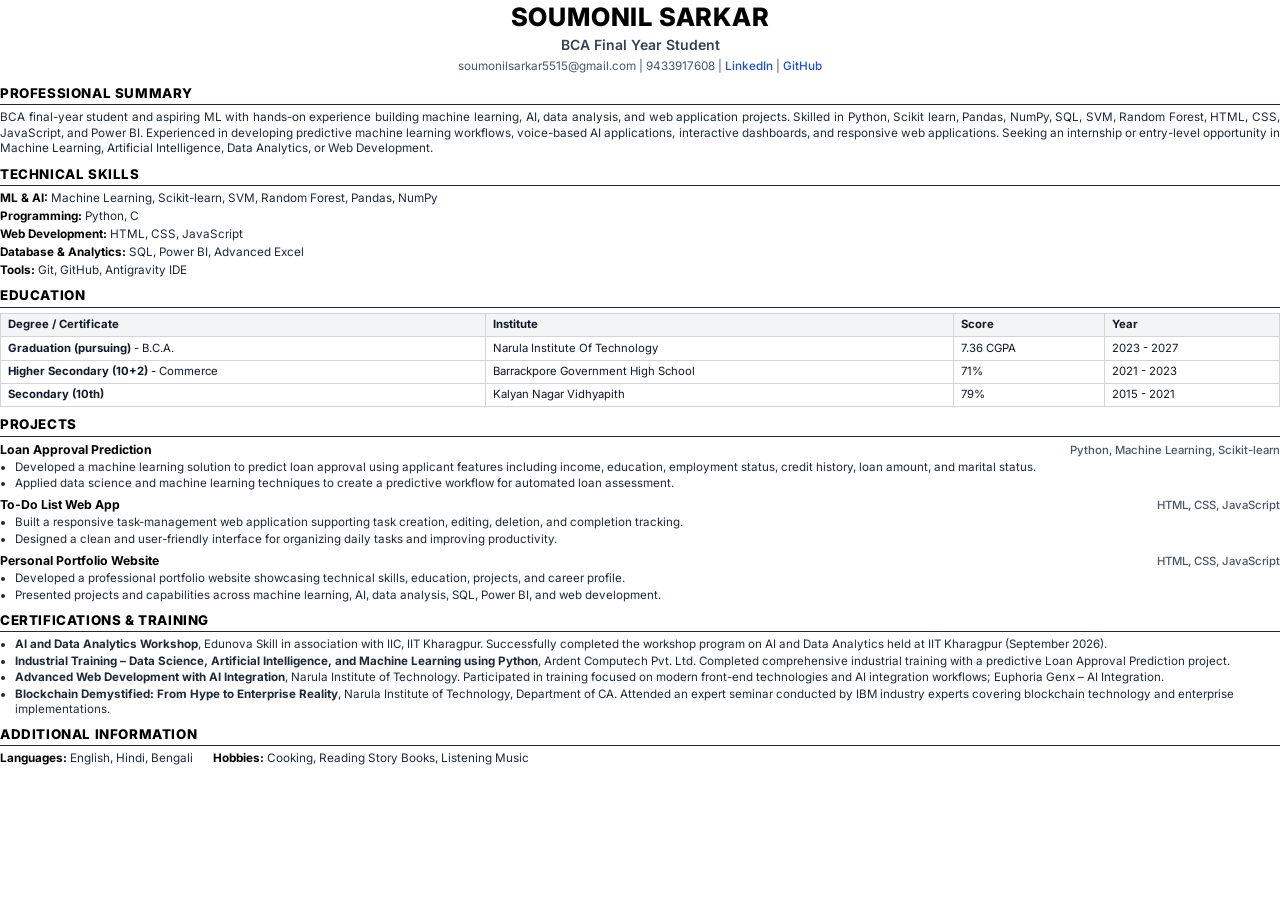
<file: resume_source.html>
<!DOCTYPE html>
<html lang="en">
<head>
    <meta charset="UTF-8">
    <meta name="viewport" content="width=device-width, initial-scale=1.0">
    <title>Soumonil Sarkar - Resume</title>
    <link rel="preconnect" href="https://fonts.googleapis.com">
    <link rel="preconnect" href="https://fonts.gstatic.com" crossorigin>
    <link href="https://fonts.googleapis.com/css2?family=Inter:wght@300;400;500;600;700;800&display=swap" rel="stylesheet">
    <style>
        @page {
            size: A4 portrait;
            margin: 12mm 14mm 12mm 14mm;
        }
        * {
            box-sizing: border-box;
            margin: 0;
            padding: 0;
        }
        body {
            font-family: 'Inter', -apple-system, BlinkMacSystemFont, 'Segoe UI', Roboto, Helvetica, Arial, sans-serif;
            color: #111827;
            background-color: #ffffff;
            font-size: 9pt;
            line-height: 1.35;
            -webkit-font-smoothing: antialiased;
        }
        .header {
            text-align: center;
            margin-bottom: 10px;
        }
        .header h1 {
            font-size: 19pt;
            font-weight: 800;
            letter-spacing: 0.8px;
            color: #000000;
            margin-bottom: 2px;
            text-transform: uppercase;
        }
        .header .subtitle {
            font-size: 10.5pt;
            font-weight: 600;
            color: #374151;
            margin-bottom: 4px;
        }
        .header .contact-info {
            font-size: 8.8pt;
            color: #4b5563;
        }
        .header .contact-info a {
            color: #1d4ed8;
            text-decoration: none;
            font-weight: 500;
        }
        .section {
            margin-bottom: 9px;
        }
        .section-title {
            font-size: 10pt;
            font-weight: 800;
            letter-spacing: 0.6px;
            color: #000000;
            border-bottom: 1.2px solid #1f2937;
            padding-bottom: 1.5px;
            margin-bottom: 5px;
            text-transform: uppercase;
        }
        p {
            font-size: 8.8pt;
            color: #1f2937;
            text-align: justify;
            line-height: 1.32;
        }
        .skills-list {
            list-style: none;
        }
        .skills-list li {
            font-size: 8.8pt;
            margin-bottom: 2px;
            color: #1f2937;
        }
        .skills-list strong {
            color: #000000;
            font-weight: 700;
        }
        .edu-table {
            width: 100%;
            border-collapse: collapse;
            margin-bottom: 6px;
            font-size: 8.5pt;
        }
        .edu-table th, .edu-table td {
            border: 1px solid #d1d5db;
            padding: 3.5px 7px;
            text-align: left;
        }
        .edu-table th {
            background-color: #f3f4f6;
            font-weight: 700;
            color: #111827;
        }
        .edu-item {
            margin-bottom: 4px;
            font-size: 8.8pt;
        }
        .project-item {
            margin-bottom: 6px;
        }
        .item-header {
            display: flex;
            justify-content: space-between;
            align-items: baseline;
            font-size: 9.2pt;
            font-weight: 700;
            color: #000000;
            margin-bottom: 1.5px;
        }
        .item-header .tech-stack {
            font-weight: 500;
            font-size: 8.5pt;
            color: #4b5563;
        }
        ul.bullet-list {
            margin-left: 15px;
        }
        ul.bullet-list li {
            font-size: 8.7pt;
            margin-bottom: 1.5px;
            color: #1f2937;
            line-height: 1.3;
        }
        .cert-item {
            margin-bottom: 4px;
            font-size: 8.7pt;
            color: #1f2937;
            line-height: 1.3;
        }
        .additional-info {
            display: flex;
            gap: 20px;
            font-size: 8.8pt;
            color: #1f2937;
        }
        .additional-info strong {
            color: #000000;
        }
    </style>
</head>
<body>
    <div class="header">
        <h1>SOUMONIL SARKAR</h1>
        <div class="subtitle">BCA Final Year Student</div>
        <div class="contact-info">
            <span>soumonilsarkar5515@gmail.com</span> | 
            <span>9433917608</span> | 
            <a href="https://www.linkedin.com/in/soumonil-sarkar-463847365" target="_blank">LinkedIn</a> | 
            <a href="https://github.com/sarkarsoumonil2005-hub" target="_blank">GitHub</a>
        </div>
    </div>

    <div class="section">
        <div class="section-title">Professional Summary</div>
        <p>
            BCA final-year student and aspiring ML with hands-on experience building machine learning, AI, data analysis, and web application projects. Skilled in Python, Scikit learn, Pandas, NumPy, SQL, SVM, Random Forest, HTML, CSS, JavaScript, and Power BI. Experienced in developing predictive machine learning workflows, voice-based AI applications, interactive dashboards, and responsive web applications. Seeking an internship or entry-level opportunity in Machine Learning, Artificial Intelligence, Data Analytics, or Web Development.
        </p>
    </div>

    <div class="section">
        <div class="section-title">Technical Skills</div>
        <ul class="skills-list">
            <li><strong>ML & AI:</strong> Machine Learning, Scikit-learn, SVM, Random Forest, Pandas, NumPy</li>
            <li><strong>Programming:</strong> Python, C</li>
            <li><strong>Web Development:</strong> HTML, CSS, JavaScript</li>
            <li><strong>Database & Analytics:</strong> SQL, Power BI, Advanced Excel</li>
            <li><strong>Tools:</strong> Git, GitHub, Antigravity IDE</li>
        </ul>
    </div>

    <div class="section">
        <div class="section-title">Education</div>
        <table class="edu-table">
            <thead>
                <tr>
                    <th>Degree / Certificate</th>
                    <th>Institute</th>
                    <th>Score</th>
                    <th>Year</th>
                </tr>
            </thead>
            <tbody>
                <tr>
                    <td><strong>Graduation (pursuing)</strong> - B.C.A.</td>
                    <td>Narula Institute Of Technology</td>
                    <td>7.36 CGPA</td>
                    <td>2023 - 2027</td>
                </tr>
                <tr>
                    <td><strong>Higher Secondary (10+2)</strong> - Commerce</td>
                    <td>Barrackpore Government High School</td>
                    <td>71%</td>
                    <td>2021 - 2023</td>
                </tr>
                <tr>
                    <td><strong>Secondary (10th)</strong></td>
                    <td>Kalyan Nagar Vidhyapith</td>
                    <td>79%</td>
                    <td>2015 - 2021</td>
                </tr>
            </tbody>
        </table>
    </div>

    <div class="section">
        <div class="section-title">Projects</div>
        <div class="project-item">
            <div class="item-header">
                <span>Loan Approval Prediction</span>
                <span class="tech-stack">Python, Machine Learning, Scikit-learn</span>
            </div>
            <ul class="bullet-list">
                <li>Developed a machine learning solution to predict loan approval using applicant features including income, education, employment status, credit history, loan amount, and marital status.</li>
                <li>Applied data science and machine learning techniques to create a predictive workflow for automated loan assessment.</li>
            </ul>
        </div>
        <div class="project-item">
            <div class="item-header">
                <span>To-Do List Web App</span>
                <span class="tech-stack">HTML, CSS, JavaScript</span>
            </div>
            <ul class="bullet-list">
                <li>Built a responsive task-management web application supporting task creation, editing, deletion, and completion tracking.</li>
                <li>Designed a clean and user-friendly interface for organizing daily tasks and improving productivity.</li>
            </ul>
        </div>
        <div class="project-item">
            <div class="item-header">
                <span>Personal Portfolio Website</span>
                <span class="tech-stack">HTML, CSS, JavaScript</span>
            </div>
            <ul class="bullet-list">
                <li>Developed a professional portfolio website showcasing technical skills, education, projects, and career profile.</li>
                <li>Presented projects and capabilities across machine learning, AI, data analysis, SQL, Power BI, and web development.</li>
            </ul>
        </div>
    </div>

    <div class="section">
        <div class="section-title">Certifications & Training</div>
        <ul class="bullet-list">
            <li class="cert-item"><strong>AI and Data Analytics Workshop</strong>, Edunova Skill in association with IIC, IIT Kharagpur. Successfully completed the workshop program on AI and Data Analytics held at IIT Kharagpur (September 2026).</li>
            <li class="cert-item"><strong>Industrial Training – Data Science, Artificial Intelligence, and Machine Learning using Python</strong>, Ardent Computech Pvt. Ltd. Completed comprehensive industrial training with a predictive Loan Approval Prediction project.</li>
            <li class="cert-item"><strong>Advanced Web Development with AI Integration</strong>, Narula Institute of Technology. Participated in training focused on modern front-end technologies and AI integration workflows; Euphoria Genx – AI Integration.</li>
            <li class="cert-item"><strong>Blockchain Demystified: From Hype to Enterprise Reality</strong>, Narula Institute of Technology, Department of CA. Attended an expert seminar conducted by IBM industry experts covering blockchain technology and enterprise implementations.</li>
        </ul>
    </div>

    <div class="section" style="margin-bottom: 0;">
        <div class="section-title">Additional Information</div>
        <div class="additional-info">
            <div><strong>Languages:</strong> English, Hindi, Bengali</div>
            <div><strong>Hobbies:</strong> Cooking, Reading Story Books, Listening Music</div>
        </div>
    </div>
</body>
</html>
</file>
<file: index.css>
/* Core Reset & Variables */
:root {
    --bg-primary: #040712;
    --bg-secondary: #080d1e;
    --bg-card: rgba(10, 15, 30, 0.5);
    --bg-card-hover: rgba(18, 25, 45, 0.65);
    --accent-color: #ff4b5c;
    /* Mockup Coral Red */
    --accent-secondary: #e03848;
    --accent-glow: rgba(255, 75, 92, 0.3);
    --text-primary: #f8fafc;
    --text-secondary: #94a3b8;
    --text-muted: #475569;
    --border-color: rgba(255, 255, 255, 0.06);
    --border-hover: rgba(255, 75, 92, 0.25);
    --font-primary: 'Poppins', sans-serif;
    --font-secondary: 'Inter', sans-serif;
    --transition: all 0.4s cubic-bezier(0.16, 1, 0.3, 1);
    --shadow-premium: 0 20px 40px rgba(0, 0, 0, 0.6);
    --shadow-glow: 0 0 25px rgba(255, 75, 92, 0.12);
}

* {
    margin: 0;
    padding: 0;
    box-sizing: border-box;
    scroll-behavior: smooth;
}

body {
    background-color: var(--bg-primary);
    color: var(--text-primary);
    font-family: var(--font-secondary);
    line-height: 1.6;
    overflow-x: hidden;
}

/* Background Grid Overlay */
body::before {
    content: '';
    position: fixed;
    top: 0;
    left: 0;
    width: 100vw;
    height: 100vh;
    background-size: 50px 50px;
    background-image:
        linear-gradient(to right, rgba(255, 255, 255, 0.015) 1px, transparent 1px),
        linear-gradient(to bottom, rgba(255, 255, 255, 0.015) 1px, transparent 1px);
    z-index: 2;
    pointer-events: none;
}

/* Background Glowing Orbs */
body::after {
    content: '';
    position: fixed;
    top: -10%;
    right: -10%;
    width: 60vw;
    height: 60vw;
    background: radial-gradient(circle, rgba(255, 75, 92, 0.08) 0%, transparent 70%);
    z-index: 2;
    pointer-events: none;
    filter: blur(80px);
}

h1,
h2,
h3,
h4,
h5,
h6 {
    font-family: var(--font-primary);
    font-weight: 700;
    letter-spacing: -0.015em;
}

a {
    text-decoration: none;
    color: inherit;
    transition: var(--transition);
}

img {
    max-width: 100%;
    height: auto;
    display: block;
}

ul {
    list-style: none;
}

.container {
    width: 100%;
    max-width: 1200px;
    margin: 0 auto;
    padding: 0 24px;
    position: relative;
    z-index: 5;
}

/* Custom Scrollbar */
::-webkit-scrollbar {
    width: 8px;
}

::-webkit-scrollbar-track {
    background: var(--bg-primary);
}

::-webkit-scrollbar-thumb {
    background: blue;
    border-radius: 4px;
}

::-webkit-scrollbar-thumb:hover {
    background: var(--accent-color);
}

/* Background Canvas */
#bg-canvas {
    position: fixed;
    top: 0;
    left: 0;
    width: 100vw;
    height: 100vh;
    z-index: 1;
    pointer-events: none;
}

/* Glassmorphism System Cards */
.glass-card {
    background: var(--bg-card);
    backdrop-filter: blur(16px);
    -webkit-backdrop-filter: blur(16px);
    border: 1px solid var(--border-color);
    border-radius: 20px;
    box-shadow: 0 8px 32px 0 rgba(0, 0, 0, 0.4);
    transition: var(--transition);
}

.glass-card:hover {
    background: var(--bg-card-hover);
    border-color: var(--border-hover);
    transform: translateY(-5px);
    box-shadow: var(--shadow-premium), var(--shadow-glow);
}

/* Buttons System */
.btn {
    display: inline-flex;
    align-items: center;
    justify-content: center;
    padding: 12px 26px;
    border-radius: 30px;
    font-family: var(--font-primary);
    font-weight: 600;
    font-size: 14px;
    cursor: pointer;
    transition: var(--transition);
    border: none;
}

.btn-primary {
    background-color: var(--accent-color);
    color: #000000;
    box-shadow: 0 4px 15px rgba(255, 75, 92, 0.25);
    font-weight: 700;
}

.btn-primary:hover {
    background-color: var(--accent-secondary);
    transform: translateY(-3px);
    box-shadow: 0 8px 25px rgba(255, 75, 92, 0.45);
}

.btn-primary .arrow-icon {
    margin-left: 8px;
    font-size: 12px;
    transition: var(--transition);
}

.btn-primary:hover .arrow-icon {
    transform: translateX(4px);
}

.btn-outline {
    background-color: transparent;
    border: 1.5px solid var(--border-color);
    color: var(--text-primary);
}

.btn-outline:hover {
    border-color: var(--accent-color);
    background-color: rgba(255, 75, 92, 0.05);
    color: var(--text-primary);
    transform: translateY(-3px);
    box-shadow: 0 8px 20px rgba(255, 75, 92, 0.08);
}

.btn-outline .btn-icon {
    margin-right: 8px;
    font-size: 14px;
    color: var(--text-secondary);
}

.btn-outline:hover .btn-icon {
    color: var(--accent-color);
}

.btn-block {
    width: 100%;
}

/* Header & Nav */
.main-header {
    position: fixed;
    top: 0;
    left: 0;
    width: 100%;
    z-index: 1000;
    padding: 24px 0;
    transition: var(--transition);
    background: transparent;
}

.main-header.scrolled {
    padding: 16px 0;
    background: rgba(4, 7, 18, 0.85);
    backdrop-filter: blur(20px);
    -webkit-backdrop-filter: blur(20px);
    border-bottom: 1px solid var(--border-color);
}

.header-container {
    display: flex;
    align-items: center;
    justify-content: space-between;
}

.logo {
    display: flex;
    align-items: center;
    gap: 12px;
}

.logo-img {
    height: 42px;
    width: 42px;
    object-fit: cover;
    border-radius: 50%;
    border: 2px solid rgba(255, 75, 92, 0.2);
    box-shadow: 0 2px 10px rgba(255, 75, 92, 0.15);
    transition: transform var(--transition);
}

.logo-img:hover {
    transform: scale(1.08);
}

.logo-text {
    font-family: var(--font-primary);
    font-weight: 700;
    font-size: 18px;
    letter-spacing: -0.3px;
    color: var(--text-primary);
    transition: color var(--transition);
}

.logo:hover .logo-text {
    color: var(--accent-color);
}

.nav-menu ul {
    display: flex;
    align-items: center;
    gap: 28px;
}

.nav-link {
    font-family: var(--font-primary);
    font-weight: 500;
    font-size: 15px;
    color: var(--text-secondary);
    position: relative;
    padding: 6px 0;
}

.nav-link:hover,
.nav-link.active {
    color: var(--accent-color);
}

.nav-link::after {
    content: '';
    position: absolute;
    bottom: 0;
    left: 0;
    width: 0;
    height: 2px;
    background-color: var(--accent-color);
    transition: var(--transition);
}

.nav-link:hover::after,
.nav-link.active::after {
    width: 100%;
}

.btn-talk {
    display: inline-flex;
    align-items: center;
    gap: 10px;
    padding: 12px 24px;
    border-radius: 25px;
    background: var(--accent-color);
    color: #000000;
    font-family: var(--font-primary);
    font-weight: 700;
    font-size: 14px;
    box-shadow: 0 4px 10px rgba(255, 75, 92, 0.2);
}

.btn-talk:hover {
    background-color: var(--accent-secondary);
    transform: translateY(-2px);
    box-shadow: 0 8px 18px rgba(255, 75, 92, 0.35);
}

.btn-talk i {
    font-size: 12px;
    transition: var(--transition);
}

.btn-talk:hover i {
    transform: translateX(4px);
}

.mobile-menu-toggle {
    display: none;
    background: transparent;
    border: none;
    color: var(--text-primary);
    font-size: 24px;
    cursor: pointer;
}

/* Mobile Nav Drawer */
.mobile-nav {
    position: fixed;
    top: 0;
    right: -300px;
    width: 300px;
    height: 100vh;
    background: var(--bg-secondary);
    border-left: 1px solid var(--border-color);
    z-index: 2000;
    padding: 80px 40px;
    display: flex;
    flex-direction: column;
    gap: 40px;
    transition: var(--transition);
}

.mobile-nav.active {
    right: 0;
}

.mobile-nav-close {
    position: absolute;
    top: 24px;
    right: 24px;
    background: transparent;
    border: none;
    color: var(--text-primary);
    font-size: 36px;
    cursor: pointer;
}

.mobile-nav ul {
    display: flex;
    flex-direction: column;
    gap: 24px;
}

.mobile-link {
    font-family: var(--font-primary);
    font-size: 18px;
    font-weight: 600;
    color: var(--text-secondary);
}

.mobile-link:hover {
    color: var(--accent-color);
    padding-left: 8px;
}

/* Section Header Styles */
section {
    position: relative;
    padding: 100px 0;
    z-index: 5;
}

.section-subtitle {
    display: inline-block;
    color: var(--accent-color);
    font-family: var(--font-primary);
    font-weight: 600;
    font-size: 13px;
    text-transform: uppercase;
    letter-spacing: 2px;
    margin-bottom: 12px;
    position: relative;
    padding-left: 30px;
}

.section-subtitle::before {
    content: '';
    position: absolute;
    left: 0;
    top: 50%;
    transform: translateY(-50%);
    width: 20px;
    height: 2px;
    background-color: var(--accent-color);
}

.section-title {
    font-size: 40px;
    line-height: 1.2;
    margin-bottom: 24px;
    color: var(--text-primary);
}

.section-header-center {
    text-align: center;
    margin-bottom: 60px;
    max-width: 600px;
    margin-left: auto;
    margin-right: auto;
}

.section-header-center .section-subtitle::before {
    display: none;
}

.section-header-center .section-subtitle {
    padding-left: 0;
}

.section-desc {
    color: var(--text-secondary);
    font-size: 16px;
}

/* Hero Section Overhaul */
.hero-section {
    padding-top: 110px;
    padding-bottom: 70px;
    min-height: 85vh;
    display: flex;
    flex-direction: column;
    justify-content: center;
    position: relative;
}

/* Radial Glow Behind Hero Content */
.hero-section::before {
    content: '';
    position: absolute;
    top: 20%;
    left: -10%;
    width: 40vw;
    height: 40vw;
    background: radial-gradient(circle, rgba(255, 75, 92, 0.05) 0%, transparent 70%);
    z-index: 1;
    pointer-events: none;
    filter: blur(100px);
}

.hero-container {
    display: grid;
    grid-template-columns: 1.2fr 0.8fr;
    gap: 40px;
    align-items: center;
    margin-bottom: 60px;
}

.hero-content {
    display: flex;
    flex-direction: column;
    align-items: flex-start;
}

.hero-status-badge {
    display: inline-flex;
    align-items: center;
    gap: 8px;
    background: rgba(255, 255, 255, 0.03);
    border: 1px solid var(--border-color);
    padding: 8px 16px;
    border-radius: 30px;
    margin-bottom: 28px;
}

.status-dot {
    width: 8px;
    height: 8px;
    background-color: var(--accent-color);
    border-radius: 50%;
    box-shadow: 0 0 8px var(--accent-color);
    animation: pulse 1.8s infinite;
}

@keyframes pulse {
    0% {
        transform: scale(0.9);
        opacity: 0.6;
    }

    50% {
        transform: scale(1.2);
        opacity: 1;
    }

    100% {
        transform: scale(0.9);
        opacity: 0.6;
    }
}

.status-text {
    font-family: var(--font-primary);
    font-weight: 500;
    font-size: 12px;
    color: var(--text-secondary);
}

.hero-title {
    font-size: 64px;
    line-height: 1.05;
    margin-bottom: 12px;
    font-weight: 400;
}

.name-bold {
    font-weight: 800;
    color: var(--text-primary);
}

.name-red {
    font-weight: 800;
    color: var(--accent-color);
}

.hero-typewriter {
    font-size: 38px;
    font-weight: 800;
    color: var(--text-primary);
    margin-bottom: 24px;
    font-family: var(--font-primary);
}

.typewriter-text {
    color: var(--accent-color);
}

.typewriter-cursor {
    color: var(--accent-color);
    font-weight: 300;
    margin-left: 2px;
    animation: blinkCursor 0.8s infinite;
}

@keyframes blinkCursor {

    0%,
    100% {
        opacity: 1;
    }

    50% {
        opacity: 0;
    }
}

.hero-desc {
    font-size: 15px;
    color: var(--text-secondary);
    max-width: 580px;
    margin-bottom: 36px;
    line-height: 1.7;
}

.hero-actions {
    display: flex;
    align-items: center;
    gap: 16px;
    margin-bottom: 40px;
    flex-wrap: wrap;
}

.hero-footer-status {
    display: flex;
    align-items: center;
    gap: 32px;
    flex-wrap: wrap;
}

.hero-social-icons {
    display: flex;
    gap: 12px;
}

.social-icon-btn {
    width: 42px;
    height: 42px;
    border-radius: 50%;
    border: 1px solid var(--border-color);
    background: rgba(255, 255, 255, 0.02);
    color: var(--text-secondary);
    display: flex;
    align-items: center;
    justify-content: center;
    font-size: 15px;
    transition: var(--transition);
}

.social-icon-btn:hover {
    border-color: var(--accent-color);
    color: var(--accent-color);
    transform: translateY(-2px);
    box-shadow: var(--shadow-glow);
}

.learning-status {
    display: flex;
    align-items: center;
    gap: 10px;
}

.learning-label {
    font-size: 13px;
    color: var(--text-muted);
}

.learning-bubble {
    font-family: var(--font-primary);
    font-weight: 600;
    font-size: 13px;
    background: rgba(255, 255, 255, 0.03);
    border: 1px solid var(--border-color);
    color: var(--text-primary);
    padding: 6px 14px;
    border-radius: 20px;
}

/* Orbit System on Hero Image */
.orbit-system {
    position: relative;
    width: 290px;
    height: 290px;
    margin: 0 auto;
    display: flex;
    align-items: center;
    justify-content: center;
}

.profile-circular-mask {
    position: relative;
    width: 290px;
    height: 290px;
    border-radius: 50%;
    padding: 8px;
    background: radial-gradient(circle, rgba(255, 75, 92, 0.25) 0%, rgba(4, 7, 18, 0.95) 90%);
    border: 1px solid rgba(255, 75, 92, 0.2);
    box-shadow: 0 0 50px rgba(255, 75, 92, 0.1);
    overflow: hidden;
    z-index: 5;
}

.hero-avatar {
    width: 100%;
    height: 100%;
    border-radius: 50%;
    object-fit: cover;
    border: 4px solid var(--bg-primary);
}

/* Profile Tags Row below the circular portrait */
.hero-tags-row {
    display: flex;
    justify-content: center;
    align-items: center;
    gap: 16px;
    margin-top: 32px;
    width: 100%;
    flex-wrap: wrap;
}

.profile-badge {
    display: inline-flex;
    align-items: center;
    gap: 10px;
    background: rgba(10, 15, 30, 0.6);
    backdrop-filter: blur(12px);
    -webkit-backdrop-filter: blur(12px);
    border: 1px solid var(--border-color);
    padding: 8px 16px;
    border-radius: 12px;
    box-shadow: var(--shadow-premium);
    transition: var(--transition);
}

.profile-badge:hover {
    border-color: var(--accent-color);
    box-shadow: var(--shadow-glow), var(--shadow-premium);
    transform: translateY(-2px);
}

.profile-badge i {
    color: var(--accent-color);
    font-size: 14px;
}

.profile-badge span {
    font-family: var(--font-primary);
    font-size: 13px;
    font-weight: 600;
    color: var(--text-primary);
}

/* Stats Counter Row in Hero */
.hero-stats-container {
    margin-top: 20px;
    margin-bottom: 50px;
}

.hero-stats-grid {
    display: grid;
    grid-template-columns: repeat(4, 1fr);
    gap: 20px;
}

.hero-stat-card {
    padding: 24px;
    text-align: center;
    display: flex;
    flex-direction: column;
    align-items: center;
    gap: 8px;
    border-radius: 16px;
}

.hero-stat-card .stat-val {
    font-family: var(--font-primary);
    font-size: 38px;
    font-weight: 800;
    color: var(--accent-color);
    line-height: 1;
}

.hero-stat-card .stat-lbl {
    font-family: var(--font-primary);
    font-size: 11px;
    color: var(--text-secondary);
    font-weight: 600;
    letter-spacing: 1.5px;
}

/* Infinite Ticker Ribbon */
.ticker-banner {
    width: 100vw;
    position: relative;
    left: 50%;
    right: 50%;
    margin-left: -50vw;
    margin-right: -50vw;
    background: #03060f;
    border-top: 1px solid rgba(255, 75, 92, 0.1);
    border-bottom: 1px solid rgba(255, 75, 92, 0.1);
    overflow: hidden;
    margin-top: 20px;
}

.ticker-track {
    display: flex;
    width: max-content;
    animation: scrollMarquee 25s linear infinite;
}

@keyframes scrollMarquee {
    0% {
        transform: translateX(0);
    }

    100% {
        transform: translateX(-50%);
    }
}

.ticker-content {
    display: flex;
    align-items: center;
    gap: 24px;
    padding: 18px 24px;
    white-space: nowrap;
}

.ticker-content span {
    font-family: var(--font-primary);
    font-weight: 600;
    font-size: 13px;
    letter-spacing: 2px;
    color: var(--text-secondary);
}

.ticker-content .bullet {
    width: 6px;
    height: 6px;
    background-color: var(--accent-color);
    border-radius: 50%;
    display: inline-block;
}

/* About Section CSS Adjustments */
.about-section {
    background-color: transparent;
    border-top: 1px solid var(--border-color);
    border-bottom: 1px solid var(--border-color);
}

.about-container {
    display: grid;
    grid-template-columns: 1.15fr 0.85fr;
    gap: 40px;
    align-items: flex-start;
}

/* Left Bio Card */
.about-card-left {
    padding: 40px;
    display: flex;
    flex-direction: column;
    align-items: flex-start;
    gap: 24px;
}

.about-badge {
    display: inline-flex;
    align-items: center;
    gap: 8px;
    background: rgba(255, 255, 255, 0.03);
    border: 1px solid var(--border-color);
    padding: 6px 14px;
    border-radius: 20px;
}

.about-badge-dot {
    width: 6px;
    height: 6px;
    background-color: var(--accent-color);
    border-radius: 50%;
}

.about-badge-text {
    font-family: var(--font-primary);
    font-size: 11px;
    color: var(--text-secondary);
    font-weight: 600;
    letter-spacing: 1.5px;
}

.about-heading-large {
    font-size: 30px;
    line-height: 1.3;
    font-weight: 700;
    color: var(--text-primary);
}

.about-heading-large .name-red {
    color: var(--accent-color);
}

.about-desc-para {
    color: var(--text-secondary);
    font-size: 15px;
    line-height: 1.7;
}

.about-highlights-grid {
    display: grid;
    grid-template-columns: repeat(2, 1fr);
    gap: 24px;
    width: 100%;
    margin-top: 12px;
}

.about-highlight-card {
    display: flex;
    flex-direction: column;
    gap: 8px;
}

.highlight-header {
    display: flex;
    align-items: center;
    gap: 12px;
}

.highlight-circle-icon {
    width: 28px;
    height: 28px;
    border-radius: 50%;
    background: rgba(255, 75, 92, 0.08);
    color: var(--accent-color);
    display: flex;
    align-items: center;
    justify-content: center;
    font-size: 11px;
    border: 1px solid rgba(255, 75, 92, 0.15);
}

.about-highlight-card h4 {
    font-family: var(--font-primary);
    font-weight: 700;
    font-size: 14px;
    color: var(--text-primary);
}

.about-highlight-card p {
    font-size: 12px;
    color: var(--text-secondary);
    line-height: 1.6;
}

/* Right Stack Location & Languages */
.about-card-right-stack {
    display: flex;
    flex-direction: column;
    gap: 24px;
    width: 100%;
}

.about-location-card {
    padding: 30px;
    display: flex;
    align-items: center;
    gap: 20px;
}

.location-circle-icon {
    width: 48px;
    height: 48px;
    border-radius: 50%;
    background: var(--accent-color);
    color: #000000;
    display: flex;
    align-items: center;
    justify-content: center;
    font-size: 20px;
    box-shadow: 0 4px 12px rgba(255, 75, 92, 0.25);
    flex-shrink: 0;
}

.location-details {
    display: flex;
    flex-direction: column;
    gap: 4px;
}

.location-lbl {
    font-family: var(--font-primary);
    font-size: 9px;
    color: var(--text-muted);
    font-weight: 600;
    letter-spacing: 1.5px;
}

.location-val {
    font-family: var(--font-primary);
    font-size: 14px;
    font-weight: 700;
    color: var(--text-primary);
    line-height: 1.5;
}

.location-val .highlight-red {
    color: var(--accent-color);
}

.about-languages-card {
    padding: 30px;
    display: flex;
    flex-direction: column;
    gap: 24px;
}

.lang-card-header {
    display: flex;
    justify-content: space-between;
    align-items: flex-end;
}

.lang-card-title {
    display: flex;
    flex-direction: column;
    gap: 4px;
}

.lang-lbl {
    font-family: var(--font-primary);
    font-size: 9px;
    color: var(--text-muted);
    font-weight: 600;
    letter-spacing: 1.5px;
}

.lang-card-title h3 {
    font-size: 18px;
    color: var(--text-primary);
}

.lang-count {
    font-family: var(--font-primary);
    font-size: 12px;
    color: var(--accent-color);
    font-weight: 700;
    letter-spacing: 1.5px;
}

.lang-progress-list {
    display: flex;
    flex-direction: column;
    gap: 18px;
}

.lang-progress-item {
    display: flex;
    flex-direction: column;
    gap: 8px;
}

.lang-progress-info {
    display: flex;
    justify-content: space-between;
    align-items: center;
}

.lang-progress-name {
    font-size: 13px;
    font-weight: 600;
    color: var(--text-primary);
}

.lang-progress-name .lang-level {
    color: var(--text-secondary);
    font-weight: 400;
    font-size: 11px;
}

.lang-progress-percentage {
    font-family: var(--font-primary);
    font-size: 13px;
    font-weight: 700;
    color: var(--accent-color);
}

.lang-progress-track {
    width: 100%;
    height: 6px;
    background: rgba(255, 255, 255, 0.04);
    border-radius: 4px;
    overflow: hidden;
}

.lang-progress-fill {
    height: 100%;
    background: var(--accent-color);
    border-radius: 4px;
    box-shadow: 0 0 8px var(--accent-color);
}

.education-section::before {
    content: '';
    position: absolute;
    top: 10%;
    right: -10%;
    width: 40vw;
    height: 40vw;
    background: radial-gradient(circle, rgba(255, 75, 92, 0.04) 0%, transparent 70%);
    z-index: 1;
    pointer-events: none;
    filter: blur(120px);
}

/* Education Grid & Box Cards */
.education-grid {
    display: grid;
    grid-template-columns: repeat(3, 1fr);
    gap: 28px;
    margin-top: 10px;
}

.education-card {
    padding: 32px 26px;
    display: flex;
    flex-direction: column;
    justify-content: space-between;
    gap: 20px;
    position: relative;
    border-radius: 20px;
    transition: var(--transition);
}

.education-card:hover {
    transform: translateY(-8px);
    border-color: var(--accent-color);
    box-shadow: var(--shadow-glow), var(--shadow-premium);
}

.edu-card-top {
    display: flex;
    align-items: center;
    justify-content: space-between;
    gap: 12px;
}

.edu-card-icon {
    width: 52px;
    height: 52px;
    border-radius: 14px;
    background: rgba(255, 75, 92, 0.08);
    border: 1px solid rgba(255, 75, 92, 0.22);
    color: var(--accent-color);
    display: flex;
    align-items: center;
    justify-content: center;
    font-size: 22px;
    transition: var(--transition);
}

.education-card:hover .edu-card-icon {
    background: var(--accent-color);
    color: #ffffff;
    transform: scale(1.06);
    box-shadow: 0 0 16px rgba(255, 75, 92, 0.4);
}

.edu-status-badge {
    font-family: var(--font-primary);
    font-weight: 600;
    font-size: 13px;
    color: var(--accent-color);
    background: rgba(255, 75, 92, 0.08);
    border: 1px solid rgba(255, 75, 92, 0.2);
    padding: 4px 12px;
    border-radius: 20px;
}

.edu-card-body {
    display: flex;
    flex-direction: column;
    gap: 10px;
    flex-grow: 1;
}

.edu-tag-pill {
    display: inline-block;
    align-self: flex-start;
    padding: 3px 10px;
    border-radius: 6px;
    background: rgba(255, 75, 92, 0.08);
    border: 1px solid rgba(255, 75, 92, 0.18);
    color: var(--accent-color);
    font-family: var(--font-primary);
    font-size: 11px;
    font-weight: 700;
    text-transform: uppercase;
    letter-spacing: 0.8px;
}

.edu-degree {
    font-size: 18px;
    font-weight: 700;
    color: var(--text-primary);
    line-height: 1.35;
}

.edu-inst {
    font-size: 13px;
    color: var(--text-muted);
    font-weight: 500;
    display: flex;
    align-items: center;
    gap: 8px;
}

.edu-inst i {
    color: var(--accent-color);
    font-size: 12px;
}

.edu-details {
    color: var(--text-secondary);
    font-size: 13.5px;
    line-height: 1.6;
    margin-top: 4px;
}

.edu-card-footer {
    display: flex;
    align-items: center;
    justify-content: flex-start;
    padding-top: 14px;
    border-top: 1px solid rgba(255, 255, 255, 0.06);
}

.score-badge {
    display: inline-flex;
    align-items: center;
    gap: 8px;
    padding: 6px 14px;
    border-radius: 8px;
    background: rgba(255, 75, 92, 0.08);
    border: 1px solid rgba(255, 75, 92, 0.2);
    color: var(--accent-color);
    font-family: var(--font-primary);
    font-size: 13px;
    font-weight: 600;
}

/* Skills Section */
.skills-section {
    background-color: transparent;
    border-top: 1px solid var(--border-color);
    border-bottom: 1px solid var(--border-color);
}

.skills-grid {
    display: grid;
    grid-template-columns: repeat(3, 1fr);
    gap: 24px;
}

.skill-category {
    padding: 32px;
    height: 100%;
}

.skill-cat-header {
    display: flex;
    align-items: center;
    gap: 16px;
    margin-bottom: 24px;
    border-bottom: 1px solid var(--border-color);
    padding-bottom: 16px;
}

.skill-cat-header i {
    font-size: 24px;
    color: var(--accent-color);
}

.skill-cat-header h3 {
    font-size: 18px;
}

.skill-progress-list {
    display: flex;
    flex-direction: column;
    gap: 18px;
    width: 100%;
}

.skill-progress-item {
    display: flex;
    flex-direction: column;
    gap: 8px;
}

.skill-progress-info {
    display: flex;
    justify-content: space-between;
    align-items: center;
}

.skill-progress-name {
    font-size: 13px;
    font-weight: 600;
    color: var(--text-primary);
}

.skill-progress-percentage {
    font-family: var(--font-primary);
    font-size: 13px;
    font-weight: 700;
    color: var(--accent-color);
}

.skill-progress-track {
    width: 100%;
    height: 6px;
    background: rgba(255, 255, 255, 0.04);
    border-radius: 4px;
    overflow: hidden;
}

.skill-progress-fill {
    height: 100%;
    background: var(--accent-color);
    border-radius: 4px;
    box-shadow: 0 0 8px var(--accent-color);
    transition: var(--transition);
}

.skill-tags {
    display: flex;
    flex-wrap: wrap;
    gap: 10px;
    width: 100%;
}

.skill-tag {
    background: rgba(255, 255, 255, 0.02);
    border: 1px solid var(--border-color);
    padding: 8px 16px;
    border-radius: 20px;
    font-size: 13px;
    font-weight: 500;
    color: var(--text-secondary);
    transition: var(--transition);
}

.skill-category:hover .skill-tag {
    border-color: rgba(255, 255, 255, 0.12);
}

.skill-tag:hover {
    background: rgba(255, 75, 92, 0.06);
    border-color: var(--accent-color);
    color: var(--accent-color);
    transform: translateY(-2px);
    box-shadow: 0 4px 10px rgba(255, 75, 92, 0.08);
}

/* Services Section */
.services-section .services-grid {
    display: grid;
    grid-template-columns: repeat(4, 1fr);
    gap: 24px;
}

.services-section .service-card {
    padding: 40px 30px;
    text-align: center;
    display: flex;
    flex-direction: column;
    align-items: center;
    gap: 20px;
}

.services-section .service-icon-box {
    width: 60px;
    height: 60px;
    border-radius: 16px;
    background: rgba(255, 75, 92, 0.06);
    color: var(--accent-color);
    display: flex;
    align-items: center;
    justify-content: center;
    font-size: 24px;
    transition: var(--transition);
}

.services-section .service-card:hover .service-icon-box {
    background: var(--accent-color);
    color: #000000;
    box-shadow: 0 4px 15px rgba(255, 75, 92, 0.3);
}

.services-section .service-card h3 {
    font-size: 20px;
}

.services-section .service-card p {
    color: var(--text-secondary);
    font-size: 14px;
    line-height: 1.6;
}

/* Projects Section */
.projects-section {
    background-color: transparent;
    border-top: 1px solid var(--border-color);
    border-bottom: 1px solid var(--border-color);
}

.projects-section::before {
    content: '';
    position: absolute;
    top: 15%;
    left: -15%;
    width: 40vw;
    height: 40vw;
    background: radial-gradient(circle, rgba(255, 75, 92, 0.04) 0%, transparent 70%);
    z-index: 1;
    pointer-events: none;
    filter: blur(120px);
}

.projects-grid {
    display: grid;
    grid-template-columns: repeat(3, 1fr);
    gap: 32px;
}

.project-card {
    padding: 40px;
    height: 100%;
}

.proj-badge {
    display: inline-block;
    padding: 4px 12px;
    border-radius: 30px;
    background: rgba(255, 75, 92, 0.06);
    color: var(--accent-color);
    border: 1px solid rgba(255, 75, 92, 0.15);
    font-size: 11px;
    font-weight: 600;
    text-transform: uppercase;
    letter-spacing: 1px;
    margin-bottom: 16px;
}

.project-card h3 {
    font-size: 24px;
    margin-bottom: 16px;
}

.proj-desc {
    color: var(--text-secondary);
    font-size: 14px;
    line-height: 1.6;
    margin-bottom: 24px;
}

.proj-sub-title {
    font-family: var(--font-primary);
    font-size: 15px;
    margin-bottom: 12px;
    color: var(--text-primary);
}

.proj-features {
    display: flex;
    flex-direction: column;
    gap: 8px;
    margin-bottom: 28px;
}

.proj-features li {
    font-size: 13px;
    color: var(--text-secondary);
    display: flex;
    align-items: center;
    gap: 10px;
}

.proj-features li i {
    color: var(--accent-color);
    font-size: 12px;
}

.proj-tech-stack {
    display: flex;
    flex-wrap: wrap;
    gap: 8px;
    border-top: 1px solid var(--border-color);
    padding-top: 20px;
}

.proj-tech-stack span {
    font-size: 12px;
    background: rgba(255, 255, 255, 0.02);
    border: 1px solid var(--border-color);
    padding: 4px 12px;
    border-radius: 6px;
    color: var(--text-secondary);
}

.project-card:hover .proj-tech-stack span {
    border-color: rgba(255, 255, 255, 0.1);
}

/* Experience Section */
.experience-section {
    position: relative;
    background-color: transparent;
    border-top: 1px solid var(--border-color);
    border-bottom: 1px solid var(--border-color);
}

.experience-section::before {
    content: '';
    position: absolute;
    top: 20%;
    right: -15%;
    width: 40vw;
    height: 40vw;
    background: radial-gradient(circle, rgba(255, 75, 92, 0.035) 0%, transparent 70%);
    z-index: 1;
    pointer-events: none;
    filter: blur(120px);
}

.experience-container {
    max-width: 900px;
    margin: 0 auto;
    width: 100%;
}

.experience-card {
    padding: 40px;
    display: flex;
    flex-direction: column;
    gap: 24px;
}

.exp-header {
    display: flex;
    justify-content: space-between;
    align-items: flex-start;
    border-bottom: 1px solid var(--border-color);
    padding-bottom: 20px;
    width: 100%;
}

.exp-role-info {
    display: flex;
    flex-direction: column;
    gap: 8px;
    align-items: flex-start;
}

.exp-badge {
    display: inline-block;
    padding: 4px 10px;
    border-radius: 4px;
    background: rgba(255, 75, 92, 0.08);
    border: 1px solid rgba(255, 75, 92, 0.15);
    color: var(--accent-color);
    font-family: var(--font-primary);
    font-size: 10px;
    font-weight: 700;
    text-transform: uppercase;
    letter-spacing: 1px;
}

.exp-role-info h3 {
    font-size: 22px;
    color: var(--text-primary);
    margin: 4px 0;
}

.exp-company, .exp-domain {
    font-size: 13px;
    color: var(--text-secondary);
    display: flex;
    align-items: center;
    gap: 8px;
}

.exp-company i, .exp-domain i {
    color: var(--accent-color);
    font-size: 14px;
    width: 16px;
    text-align: center;
}

.exp-meta {
    display: flex;
    flex-direction: column;
    align-items: flex-end;
    gap: 8px;
    flex-shrink: 0;
}

.exp-date {
    font-family: var(--font-primary);
    font-weight: 600;
    font-size: 13px;
    color: var(--accent-color);
    display: flex;
    align-items: center;
    gap: 6px;
}

.exp-loc {
    font-size: 13px;
    color: var(--text-muted);
    display: flex;
    align-items: center;
    gap: 6px;
}

.exp-summary {
    font-size: 15px;
    color: var(--text-secondary);
    line-height: 1.7;
}

.exp-sub-title {
    font-family: var(--font-primary);
    font-size: 13px;
    font-weight: 700;
    color: var(--text-primary);
    text-transform: uppercase;
    letter-spacing: 1px;
    margin-bottom: -8px;
}

.exp-achievements {
    display: flex;
    flex-direction: column;
    gap: 12px;
}

.exp-achievements li {
    font-size: 14px;
    color: var(--text-secondary);
    line-height: 1.6;
    display: flex;
    align-items: flex-start;
    gap: 12px;
}

.exp-achievements li i {
    color: var(--accent-color);
    font-size: 11px;
    margin-top: 5px;
    flex-shrink: 0;
}

.exp-tech-stack {
    display: flex;
    flex-wrap: wrap;
    gap: 8px;
    border-top: 1px solid var(--border-color);
    padding-top: 20px;
    margin-top: 8px;
}

.exp-tech-stack span {
    font-size: 12px;
    background: rgba(255, 255, 255, 0.02);
    border: 1px solid var(--border-color);
    padding: 4px 12px;
    border-radius: 6px;
    color: var(--text-secondary);
    transition: var(--transition);
}

.experience-card:hover .exp-tech-stack span {
    border-color: rgba(255, 255, 255, 0.1);
}

@media (max-width: 768px) {
    .exp-header {
        flex-direction: column;
        gap: 16px;
    }
    .exp-meta {
        align-items: flex-start;
    }
}

/* Certifications Section */
.certifications-section {
    position: relative;
    background-color: transparent;
    border-top: 1px solid var(--border-color);
    border-bottom: 1px solid var(--border-color);
}

.certifications-section::before {
    content: '';
    position: absolute;
    top: 20%;
    left: -15%;
    width: 40vw;
    height: 40vw;
    background: radial-gradient(circle, rgba(255, 75, 92, 0.035) 0%, transparent 70%);
    z-index: 1;
    pointer-events: none;
    filter: blur(120px);
}

/* Certifications Timeline */
.certifications-timeline {
    position: relative;
    max-width: 800px;
    margin: 0 auto;
    padding-left: 32px;
}

.certifications-timeline::before {
    content: '';
    position: absolute;
    left: 0;
    top: 8px;
    bottom: 0;
    width: 2px;
    background: var(--border-color);
}

.cert-timeline-item {
    position: relative;
    margin-bottom: 40px;
}

.cert-timeline-item:last-child {
    margin-bottom: 0;
}

.cert-timeline-dot {
    position: absolute;
    left: -37px;
    top: 24px;
    width: 12px;
    height: 12px;
    border-radius: 50%;
    background-color: var(--bg-primary);
    border: 2px solid var(--accent-color);
    transition: var(--transition);
    z-index: 10;
}

.cert-timeline-item:hover .cert-timeline-dot {
    background-color: var(--accent-color);
    box-shadow: 0 0 10px var(--accent-color);
}

.cert-timeline-date {
    font-family: var(--font-primary);
    font-weight: 600;
    font-size: 14px;
    color: var(--accent-color);
    margin-bottom: 8px;
    display: inline-block;
}

.cert-timeline-content {
    padding: 28px;
}

.cert-timeline-header {
    display: flex;
    align-items: center;
    gap: 20px;
    margin-bottom: 16px;
}

.cert-timeline-icon {
    width: 48px;
    height: 48px;
    border-radius: 12px;
    background: rgba(255, 75, 92, 0.08);
    color: var(--accent-color);
    display: flex;
    align-items: center;
    justify-content: center;
    font-size: 20px;
    flex-shrink: 0;
}

.cert-timeline-header h3 {
    font-size: 18px;
    color: var(--text-primary);
}

.cert-inst {
    font-size: 13px;
    color: var(--text-muted);
    font-weight: 500;
    display: block;
    margin-top: 2px;
}

.cert-meta-sep {
    color: var(--border-color);
    margin: 0 4px;
}

.cert-status-badge {
    display: inline-block;
    padding: 2px 8px;
    border-radius: 4px;
    background: rgba(255, 75, 92, 0.08);
    border: 1px solid rgba(255, 75, 92, 0.15);
    color: var(--accent-color);
    font-family: var(--font-primary);
    font-size: 9px;
    font-weight: 700;
    text-transform: uppercase;
    letter-spacing: 1px;
    margin-bottom: 6px;
}

.cert-timeline-desc {
    color: var(--text-secondary);
    font-size: 14px;
    line-height: 1.6;
    margin-bottom: 20px;
}

.cert-timeline-footer {
    display: flex;
    justify-content: space-between;
    align-items: center;
    gap: 16px;
    border-top: 1px solid var(--border-color);
    padding-top: 18px;
    flex-wrap: wrap;
}

.cert-footer-badges {
    display: flex;
    gap: 10px;
    flex-wrap: wrap;
}

.cert-footer-actions {
    display: flex;
    gap: 12px;
}

.btn-sm {
    padding: 8px 16px;
    font-size: 12px;
}

/* Certificate Preview Modal */
.cert-modal {
    position: fixed;
    top: 0;
    left: 0;
    width: 100vw;
    height: 100vh;
    background: rgba(3, 6, 15, 0.85);
    backdrop-filter: blur(10px);
    z-index: 9999;
    display: none;
    align-items: center;
    justify-content: center;
    opacity: 0;
    transition: opacity 0.3s ease;
}

.cert-modal.active {
    display: flex;
    opacity: 1;
}

.cert-modal-content {
    width: 90%;
    max-width: 900px;
    height: 80%;
    padding: 30px;
    display: flex;
    flex-direction: column;
    gap: 20px;
    position: relative;
}

.cert-modal-header {
    display: flex;
    justify-content: space-between;
    align-items: center;
    gap: 16px;
}

.cert-modal-header h3 {
    font-size: 20px;
    color: var(--text-primary);
    margin: 0;
}

.cert-modal-actions {
    display: flex;
    align-items: center;
    gap: 12px;
}

.cert-modal-close-btn {
    font-size: 32px;
    line-height: 1;
    color: var(--text-secondary);
    background: none;
    border: none;
    cursor: pointer;
    transition: var(--transition);
    padding: 0 4px;
}

.cert-modal-close-btn:hover {
    color: var(--accent-color);
}

.cert-modal-close {
    position: absolute;
    top: 20px;
    right: 20px;
    font-size: 32px;
    color: var(--text-secondary);
    background: none;
    border: none;
    cursor: pointer;
    transition: var(--transition);
}

.cert-modal-close:hover {
    color: var(--accent-color);
}

.cert-modal-body {
    flex-grow: 1;
    border-radius: 12px;
    overflow: hidden;
    background: #000;
    border: 1px solid var(--border-color);
}

@media (max-width: 768px) {
    .cert-modal-content {
        height: 90%;
        padding: 20px;
    }
}

/* Professional Value Section */
.value-grid {
    display: grid;
    grid-template-columns: repeat(4, 1fr);
    gap: 24px;
}

.value-card {
    padding: 32px 24px;
    text-align: center;
    display: flex;
    flex-direction: column;
    align-items: center;
    gap: 16px;
}

.value-icon {
    font-size: 28px;
    color: var(--accent-color);
}

.value-card h3 {
    font-size: 18px;
}

.value-card p {
    color: var(--text-secondary);
    font-size: 13px;
    line-height: 1.6;
}

/* Contact Section */
.contact-section {
    background-color: transparent;
    border-top: 1px solid var(--border-color);
}

.contact-container {
    display: grid;
    grid-template-columns: 1fr 1fr;
    gap: 80px;
    align-items: flex-start;
}

.contact-text-intro {
    color: var(--text-secondary);
    font-size: 15px;
    margin-top: 12px;
}

.contact-cards {
    display: flex;
    flex-direction: column;
    gap: 20px;
    margin-top: 36px;
}

.contact-card {
    padding: 24px;
    display: flex;
    align-items: center;
    gap: 20px;
}

.contact-card-icon {
    width: 50px;
    height: 50px;
    border-radius: 14px;
    background: rgba(255, 75, 92, 0.06);
    color: var(--accent-color);
    display: flex;
    align-items: center;
    justify-content: center;
    font-size: 20px;
}

.contact-card:hover .contact-card-icon {
    background: var(--accent-color);
    color: #000000;
}

.contact-card-details {
    display: flex;
    flex-direction: column;
}

.contact-label {
    font-family: var(--font-primary);
    font-size: 12px;
    color: var(--text-muted);
    text-transform: uppercase;
    letter-spacing: 1px;
}

.contact-val {
    font-family: var(--font-primary);
    font-size: 16px;
    font-weight: 600;
    color: var(--text-primary);
    margin-top: 2px;
    word-break: break-all;
}

.contact-form-wrapper {
    padding: 40px;
}

.contact-form-wrapper h3 {
    font-size: 26px;
    margin-bottom: 28px;
}

.contact-form {
    display: flex;
    flex-direction: column;
    gap: 20px;
}

.form-group input,
.form-group textarea {
    width: 100%;
    padding: 16px 20px;
    background: rgba(255, 255, 255, 0.02);
    border: 1px solid var(--border-color);
    border-radius: 12px;
    color: var(--text-primary);
    font-family: var(--font-secondary);
    font-size: 14px;
    transition: var(--transition);
}

.form-group input:focus,
.form-group textarea:focus {
    outline: none;
    border-color: var(--accent-color);
    background: rgba(255, 75, 92, 0.01);
}

/* Footer */
.main-footer {
    border-top: 1px solid var(--border-color);
    padding: 40px 0;
    background-color: var(--bg-primary);
    position: relative;
    z-index: 5;
}

.footer-container {
    display: flex;
    justify-content: space-between;
    align-items: center;
    flex-wrap: wrap;
    gap: 24px;
}

.footer-left {
    display: flex;
    flex-direction: column;
    gap: 12px;
}

.footer-left p {
    color: var(--text-muted);
    font-size: 14px;
}

.footer-socials {
    display: flex;
    gap: 16px;
}

.footer-socials a {
    width: 40px;
    height: 40px;
    border-radius: 50%;
    background: rgba(255, 255, 255, 0.03);
    display: flex;
    align-items: center;
    justify-content: center;
    font-size: 16px;
    color: var(--text-secondary);
}

.footer-socials a:hover {
    background-color: var(--accent-color);
    color: #000000;
    transform: translateY(-3px);
    box-shadow: var(--shadow-glow);
}

/* Dialog Modal */
.modal {
    position: fixed;
    top: 0;
    left: 0;
    width: 100%;
    height: 100%;
    background: rgba(4, 7, 18, 0.85);
    backdrop-filter: blur(8px);
    z-index: 3000;
    display: flex;
    align-items: center;
    justify-content: center;
    opacity: 0;
    pointer-events: none;
    transition: var(--transition);
}

.modal.active {
    opacity: 1;
    pointer-events: auto;
}

.modal-content {
    padding: 48px;
    max-width: 480px;
    width: 90%;
    text-align: center;
    position: relative;
    transform: scale(0.85);
    transition: var(--transition);
}

.modal.active .modal-content {
    transform: scale(1);
}

.modal-close {
    position: absolute;
    top: 20px;
    right: 24px;
    font-size: 28px;
    cursor: pointer;
    color: var(--text-muted);
    transition: var(--transition);
}

.modal-close:hover {
    color: var(--text-primary);
}

.modal-icon {
    font-size: 54px;
    color: var(--accent-color);
    margin-bottom: 20px;
}

.modal-content h3 {
    font-size: 26px;
    margin-bottom: 12px;
}

.modal-content p {
    color: var(--text-secondary);
    margin-bottom: 28px;
}

/* Responsive Media Queries */
@media (max-width: 1024px) {
    .hero-container {
        grid-template-columns: 1fr;
        text-align: center;
        gap: 50px;
    }

    .hero-content {
        align-items: center;
    }

    .hero-actions {
        justify-content: center;
    }

    .hero-image-container {
        order: -1;
    }

    .hero-footer-status {
        justify-content: center;
    }

    .hero-stats-grid {
        grid-template-columns: repeat(2, 1fr);
        gap: 16px;
    }

    .about-container {
        grid-template-columns: 1fr;
        gap: 48px;
    }

    .about-image-wrapper {
        display: flex;
        justify-content: center;
    }

    .about-content {
        align-items: center;
        text-align: center;
    }

    .skills-grid {
        grid-template-columns: repeat(2, 1fr);
    }

    .services-section .services-grid {
        grid-template-columns: repeat(2, 1fr);
    }

    .projects-grid {
        grid-template-columns: 1fr;
    }

    .value-grid {
        grid-template-columns: repeat(2, 1fr);
    }

    .education-grid {
        grid-template-columns: repeat(2, 1fr);
    }

    .contact-container {
        grid-template-columns: 1fr;
        gap: 48px;
    }

    .contact-info {
        text-align: center;
    }
}

@media (max-width: 768px) {
    section {
        padding: 80px 0;
    }

    .nav-menu,
    .btn-talk {
        display: none;
    }

    .mobile-menu-toggle {
        display: block;
    }

    .hero-title {
        font-size: 44px;
    }

    .hero-typewriter {
        font-size: 28px;
    }

    .skills-grid {
        grid-template-columns: 1fr;
    }

    .education-grid {
        grid-template-columns: 1fr;
    }

    .footer-container {
        flex-direction: column;
        text-align: center;
    }
}

@media (max-width: 480px) {
    .hero-title {
        font-size: 36px;
    }

    .hero-typewriter {
        font-size: 24px;
    }

    .hero-actions {
        flex-direction: column;
        width: 100%;
        gap: 16px;
    }

    .hero-actions .btn {
        width: 100%;
    }

    .hero-footer-status {
        flex-direction: column;
        width: 100%;
        gap: 20px;
    }

    .hero-stats-grid {
        grid-template-columns: 1fr;
    }

    .highlights-grid {
        grid-template-columns: 1fr;
    }

    .personal-details-row {
        grid-template-columns: 1fr;
        gap: 24px;
    }

    .services-section .services-grid {
        grid-template-columns: 1fr;
    }

    .value-grid {
        grid-template-columns: 1fr;
    }

    .edu-content {
        padding: 20px;
    }

    .edu-header {
        flex-direction: column;
        align-items: flex-start;
        gap: 8px;
    }

    .contact-form-wrapper {
        padding: 24px;
    }

    .orbit-system {
        width: 240px;
        height: 240px;
    }

    .profile-circular-mask {
        width: 240px;
        height: 240px;
    }

    .hero-tags-row {
        gap: 12px;
        margin-top: 24px;
    }

    .profile-badge {
        padding: 6px 12px;
    }

    .profile-badge span {
        font-size: 11px;
    }
}

/* ==========================================================================
   Simple & Modern Preloader
   ========================================================================== */
.preloader {
    position: fixed;
    top: 0;
    left: 0;
    width: 100vw;
    height: 100vh;
    background-color: #040712;
    z-index: 100000;
    display: flex;
    align-items: center;
    justify-content: center;
    transform: translateY(0);
    transition: transform 0.8s cubic-bezier(0.77, 0, 0.175, 1), opacity 0.6s ease, visibility 0.8s ease;
    will-change: transform;
}

.preloader.slide-up,
.preloader.fade-out {
    transform: translateY(-100%);
    visibility: hidden;
    pointer-events: none;
}

.preloader-content {
    display: flex;
    flex-direction: column;
    align-items: center;
    text-align: center;
    gap: 16px;
    padding: 24px;
    max-width: 320px;
    width: 100%;
}

.preloader-brand {
    display: flex;
    flex-direction: column;
    align-items: center;
    gap: 10px;
}

.preloader-spinner-wrapper {
    position: relative;
    width: 84px;
    height: 84px;
    display: flex;
    align-items: center;
    justify-content: center;
    margin-bottom: 4px;
}

.preloader-ring {
    position: absolute;
    inset: 0;
    border-radius: 50%;
    border: 3px solid rgba(255, 75, 92, 0.15);
    border-top-color: var(--accent-color);
    animation: preloaderSpin 0.9s cubic-bezier(0.55, 0.15, 0.45, 0.85) infinite;
}

.preloader-logo {
    width: 56px;
    height: 56px;
    border-radius: 50%;
    object-fit: cover;
    box-shadow: 0 0 20px rgba(255, 75, 92, 0.35);
}

.preloader-title {
    font-size: 24px;
    font-weight: 800;
    color: var(--text-primary);
    margin: 0;
    letter-spacing: -0.5px;
}

.preloader-subtitle {
    font-size: 13px;
    color: var(--text-secondary);
    margin: 0;
    letter-spacing: 0.4px;
}

.preloader-progress-container {
    width: 100%;
    max-width: 200px;
    display: flex;
    flex-direction: column;
    align-items: center;
    gap: 8px;
    margin-top: 4px;
}

.preloader-bar {
    width: 100%;
    height: 4px;
    background: rgba(255, 255, 255, 0.08);
    border-radius: 4px;
    overflow: hidden;
}

.preloader-fill {
    width: 0%;
    height: 100%;
    background: linear-gradient(90deg, #38bdf8, var(--accent-color));
    border-radius: 4px;
    transition: width 0.05s linear;
}

.preloader-counter {
    font-size: 12px;
    font-weight: 600;
    color: var(--accent-color);
    font-family: var(--font-primary);
}

@keyframes preloaderSpin {
    0% {
        transform: rotate(0deg);
    }
    100% {
        transform: rotate(360deg);
    }
}
</file>
